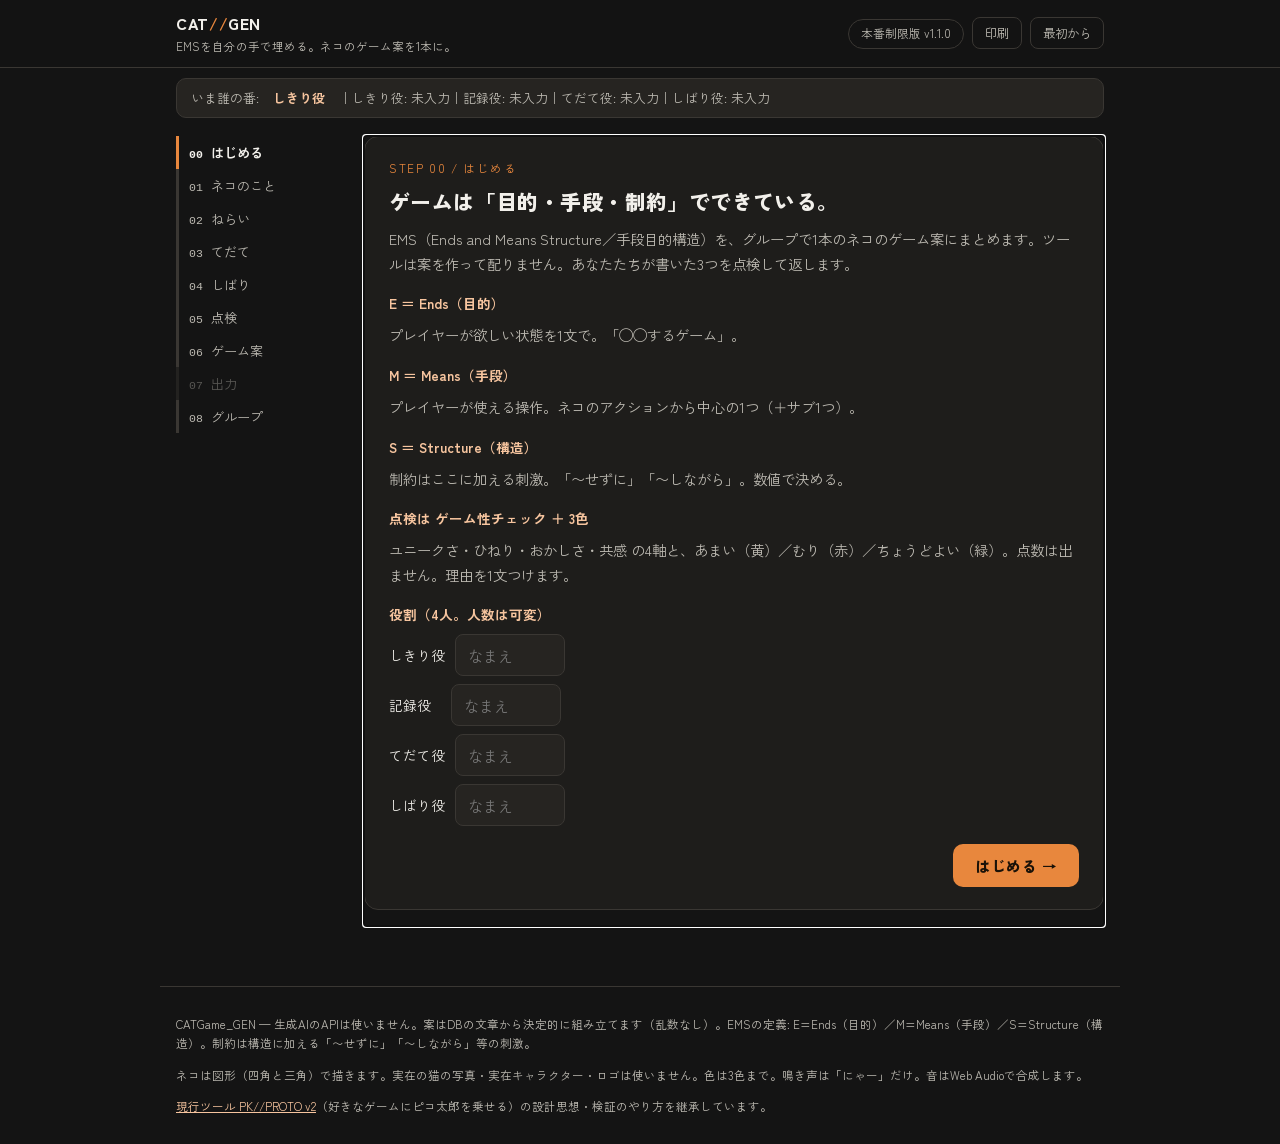
<file: index.html>
<!DOCTYPE html>
<html lang="ja">
<head>
<meta charset="UTF-8">
<meta name="viewport" content="width=device-width,initial-scale=1.0">
<title>CATGame_GEN — 本番制限版 v1.1.0</title>
<meta name="description" content="EMS（Ends and Means Structure／手段目的構造）を高校生が自分の手で埋めて、ネコテーマのゲーム案を1本にまとめる演習ツール。生成AIのAPIは使いません。">
<meta name="theme-color" content="#141414">
<link rel="preconnect" href="https://fonts.googleapis.com">
<link rel="preconnect" href="https://fonts.gstatic.com" crossorigin>
<link href="https://fonts.googleapis.com/css2?family=Zen+Kaku+Gothic+New:wght@400;500;700;900&display=swap" rel="stylesheet">
<link rel="stylesheet" href="assets/v1/style.css">
</head>
<body>

<header class="bar">
  <div class="bar-in">
    <a class="wordmark" href="#" aria-label="最初に戻る">
      <span class="wm-main">CAT<span class="slash">//</span>GEN</span>
      <span class="wm-sub">EMSを自分の手で埋める。ネコのゲーム案を1本に。</span>
    </a>
    <div class="bar-right">
      <details class="verbox" id="verBox">
        <!-- 版の名前はHTMLに直接書く（JSで書き換えない）。GitHub Pages はJSに
             max-age=600 を返すため、push直後は古いapp.jsが動く。ここがHTMLなら、
             HTMLが新しければ必ず新しい版名が出る（PK//PROTOでの実測）。 -->
        <summary class="ver" id="verChip">本番制限版 v1.1.0</summary>
        <div class="verpanel" id="verPanel"><div class="vp-date">2026-11-01</div></div>
      </details>
      <button class="icon-btn" id="btnPrint" type="button" title="印刷 / PDF保存">印刷</button>
      <button class="icon-btn" id="btnRestart" type="button" title="最初からやり直す">最初から</button>
    </div>
  </div>
</header>

<div class="rolebar" id="rolebar"></div>

<div class="shell">
  <nav class="rail" id="rail" aria-label="進行状況"></nav>
  <main id="app" class="app" tabindex="-1"></main>
</div>

<footer class="foot">
  <p>CATGame_GEN — 生成AIのAPIは使いません。案はDBの文章から決定的に組み立てます（乱数なし）。EMSの定義: E=Ends（目的）／M=Means（手段）／S=Structure（構造）。制約は構造に加える「〜せずに」「〜しながら」等の刺激。</p>
  <p>ネコは図形（四角と三角）で描きます。実在の猫の写真・実在キャラクター・ロゴは使いません。色は3色まで。鳴き声は「にゃー」だけ。音はWeb Audioで合成します。</p>
  <p><a href="https://github.com/odatid/PikoTGame">現行ツール PK//PROTO v2</a>（好きなゲームにピコ太郎を乗せる）の設計思想・検証のやり方を継承しています。</p>
</footer>

<div class="toast" id="toast" role="status"></div>

<script src="assets/v1/data.js"></script>
<script src="assets/v1/judge.js"></script>
<script src="assets/v1/engine_code.js"></script>
<script src="assets/v1/catart.js"></script>
<script src="assets/v1/patterns.js"></script>
<script src="assets/v1/prompts.js"></script>
<script src="assets/v1/app.js"></script>
</body>
</html>
</file>
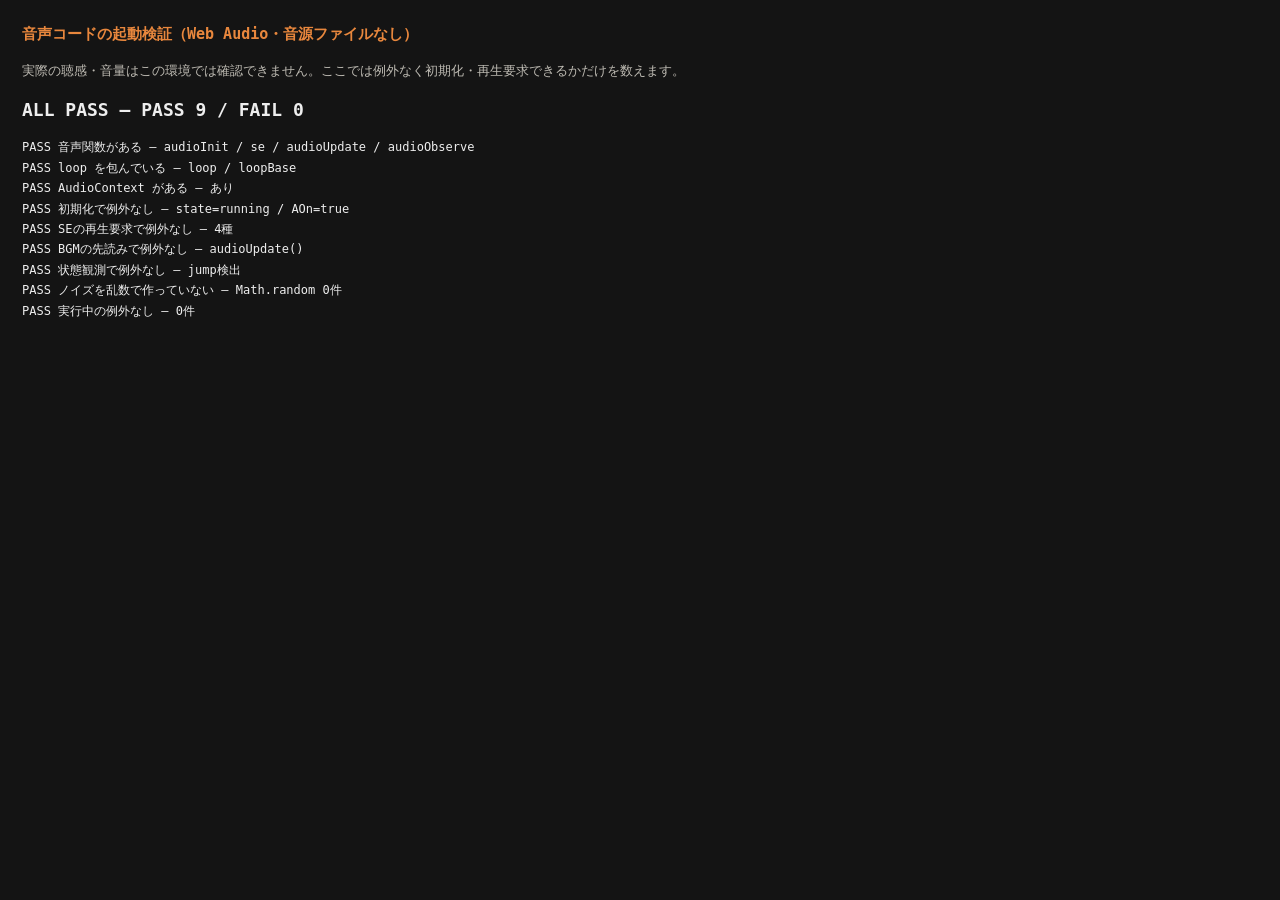
<file: tools/audio_check.html>
<!DOCTYPE html>
<html lang="ja">
<head>
<meta charset="UTF-8">
<title>音声コードの起動検証 — CATGame_GEN</title>
<style>
body{font-family:monospace;background:#141414;color:#eee;padding:14px;line-height:1.7}
h1{font-size:15px;color:#e8873d;margin:0 0 8px}
#sum{font-size:18px;font-weight:bold;margin:8px 0}
#out{white-space:pre-wrap;font-size:12px}
canvas{display:none}
</style>
</head>
<body>
<h1>音声コードの起動検証（Web Audio・音源ファイルなし）</h1>
<p style="font-size:.8rem;color:#bdbab2">実際の聴感・音量はこの環境では確認できません。ここでは例外なく初期化・再生要求できるかだけを数えます。</p>
<div id="sum">RUNNING</div>
<pre id="out"></pre>
<canvas id="game" width="960" height="540"></canvas>
<script src="../assets/v1/data.js"></script>
<script src="../assets/v1/engine_code.js"></script>
<script src="../assets/v1/catart.js"></script>
<script>
(function(){
'use strict';
var lines = [], pass = 0, fail = 0, errors = [];
function ok(name, cond, note){
  if(cond){ pass++; lines.push('PASS ' + name + (note ? ' — ' + note : '')); }
  else { fail++; lines.push('FAIL ' + name + (note ? ' — ' + note : '')); }
}
function inject(src){
  var s = document.createElement('script');
  s.textContent = src;
  document.body.appendChild(s);
}
window.onerror = function(msg){ errors.push(String(msg)); };
window.drawCat = CT.drawCat;
window.drawCatSide = CT.drawCatSide;
var core = CT.ENGINE.CORE_CODE
  .split('drawPico').join('drawCat')
  .split("drawCat(ctx, player.x + swayX(), player.y, 34, pose, player.sx, player.sy, 1)")
  .join("drawCat(ctx, player.x + swayX(), player.y, 34, pose, player.sx, player.sy, 1, 'shima')");
inject(core);
inject(CT.ENGINE.AUDIO_CODE);

setTimeout(function(){
  ok('音声関数がある', typeof audioInit === 'function' && typeof se === 'function'
     && typeof audioUpdate === 'function' && typeof audioObserve === 'function',
     'audioInit / se / audioUpdate / audioObserve');
  ok('loop を包んでいる', typeof loop === 'function' && typeof loopBase === 'function', 'loop / loopBase');
  var AC = window.AudioContext || window.webkitAudioContext;
  ok('AudioContext がある', !!AC, AC ? 'あり' : 'なし（この環境では音を出せない）');
  if(AC && typeof audioInit === 'function'){
    try{ audioInit(); ok('初期化で例外なし', true, AB ? ('state=' + AB.state + ' / AOn=' + AOn) : 'AB=null'); }
    catch(e){ ok('初期化で例外なし', false, e.message); }
    try{ se('jump'); se('land'); se('score'); se('fail'); ok('SEの再生要求で例外なし', true, '4種'); }
    catch(e){ ok('SEの再生要求で例外なし', false, e.message); }
    try{ audioUpdate(); ok('BGMの先読みで例外なし', true, 'audioUpdate()'); }
    catch(e){ ok('BGMの先読みで例外なし', false, e.message); }
    try{ startGame(); player.vy = -700; audioObserve(); ok('状態観測で例外なし', true, 'jump検出'); }
    catch(e){ ok('状態観測で例外なし', false, e.message); }
    ok('ノイズを乱数で作っていない', CT.ENGINE.AUDIO_CODE.indexOf('Math.random') < 0, 'Math.random 0件');
  } else {
    ok('初期化で例外なし', true, 'AudioContext なしのためスキップ');
    ok('SEの再生要求で例外なし', true, 'スキップ');
    ok('BGMの先読みで例外なし', true, 'スキップ');
    ok('状態観測で例外なし', true, 'スキップ');
    ok('ノイズを乱数で作っていない', CT.ENGINE.AUDIO_CODE.indexOf('Math.random') < 0, 'Math.random 0件');
  }
  ok('実行中の例外なし', errors.length === 0, errors.join(' / ') || '0件');
  document.getElementById('sum').textContent = (fail === 0 ? 'ALL PASS' : 'FAILあり') + ' — PASS ' + pass + ' / FAIL ' + fail;
  document.getElementById('out').textContent = lines.join('\n');
  window.__AUDIO_CHECK__ = {pass:pass, fail:fail, lines:lines};
}, 100);
})();
</script>
</body>
</html>
</file>
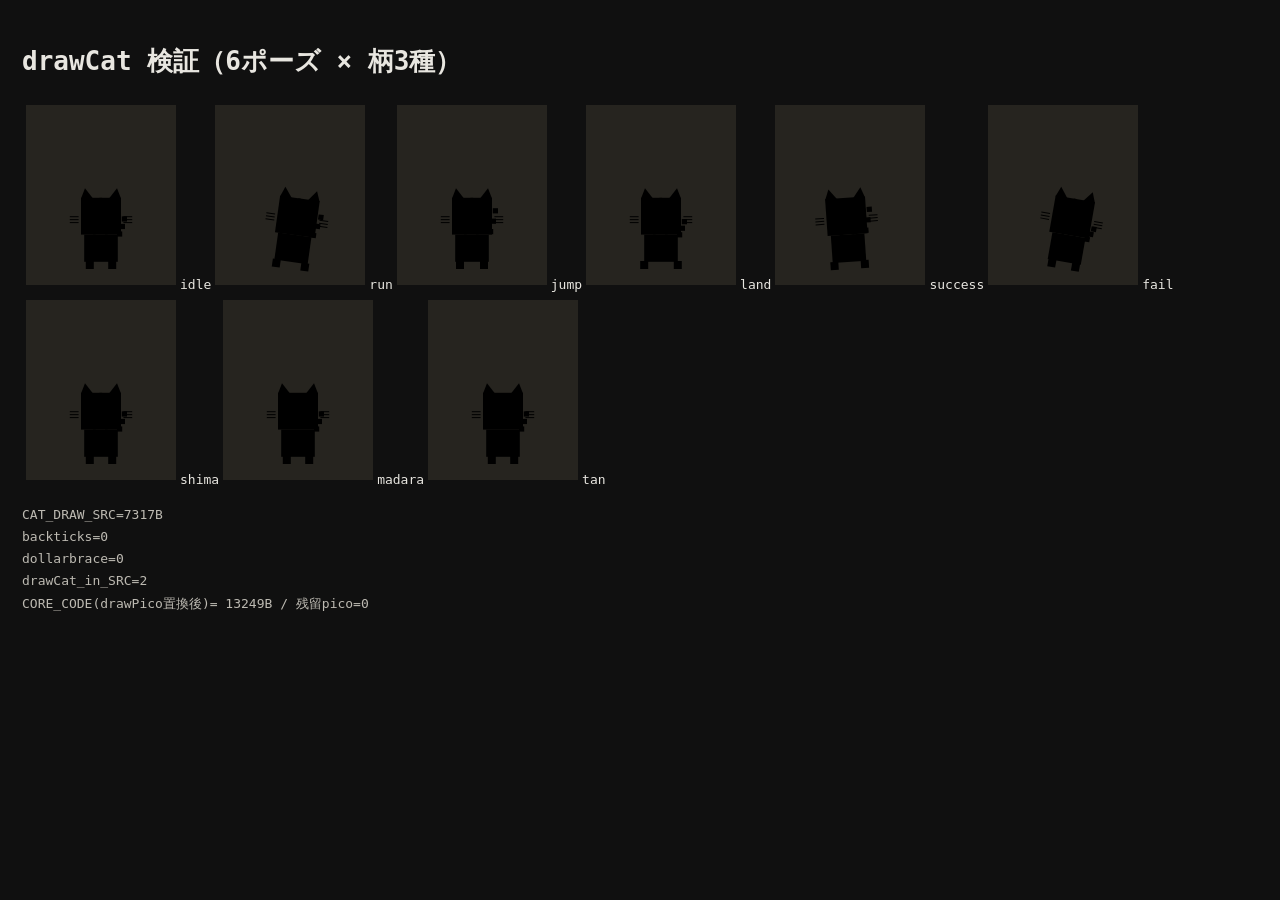
<file: tools/cat_draw_check.html>
<!DOCTYPE html>
<html lang="ja">
<head>
<meta charset="UTF-8">
<title>猫の描画 検証ページ v0.2.0</title>
<style>body{font:13px/1.7 monospace;background:#101010;color:#e8e6e0;padding:14px}canvas{background:#26241f;margin:4px}pre{color:#bdbab2}</style>
</head>
<body>
<h1>drawCat 検証（6ポーズ × 柄3種）</h1>
<div id="row1"></div>
<div id="row2"></div>
<pre id="out"></pre>
<script src="../assets/v1/data.js"></script>
<script src="../assets/v1/judge.js"></script>
<script src="../assets/v1/engine_code.js"></script>
<script src="../assets/v1/catart.js"></script>
<script src="../assets/v1/prompts.js"></script>
<script>
window.addEventListener('load', function(){
'use strict';
var poses = ['idle','run','jump','land','success','fail'];
var r1 = document.getElementById('row1');
poses.forEach(function(p){
  var cv = document.createElement('canvas'); cv.width=150; cv.height=180;
  var ctx = cv.getContext('2d'); CT.drawCat(ctx, 75, 164, 40, p, 1, 1, 1, {mode:'shima'});
  var lbl = document.createElement('span'); lbl.textContent = p;
  var box = document.createElement('span'); box.style.display='inline-block'; box.style.textAlign='center';
  box.appendChild(cv); box.appendChild(lbl); r1.appendChild(box);
});
var r2 = document.getElementById('row2');
['shima','madara','tan'].forEach(function(m){
  var cv = document.createElement('canvas'); cv.width=150; cv.height=180;
  var ctx = cv.getContext('2d'); CT.drawCat(ctx, 75, 164, 40, 'idle', 1, 1, 1, {mode:m});
  var lbl = document.createElement('span'); lbl.textContent = m;
  var box = document.createElement('span'); box.style.display='inline-block'; box.style.textAlign='center';
  box.appendChild(cv); box.appendChild(lbl); r2.appendChild(box);
});
/* 罠検査: 同梱するCAT_DRAW_SRCの中身 */
var L = [];
L.push('CAT_DRAW_SRC=' + CT.CAT_DRAW_SRC.length + 'B');
L.push('backticks=' + (CT.CAT_DRAW_SRC.split('`').length - 1));
L.push('dollarbrace=' + ((CT.CAT_DRAW_SRC.match(/\$\{/g)||[]).length));
L.push('drawCat_in_SRC=' + ((CT.CAT_DRAW_SRC.match(/drawCat/g)||[]).length));
L.push('CORE_CODE(drawPico置換後)= ' + CT.ENGINE.CORE_CODE.split('drawPico').join('drawCat').length + 'B / 残留pico=' + (CT.ENGINE.CORE_CODE.split('drawPico').join('drawCat').match(/[Pp]ico/g)||[]).length);
document.getElementById('out').textContent = L.join('\n');
});
</script>
</body>
</html>
</file>
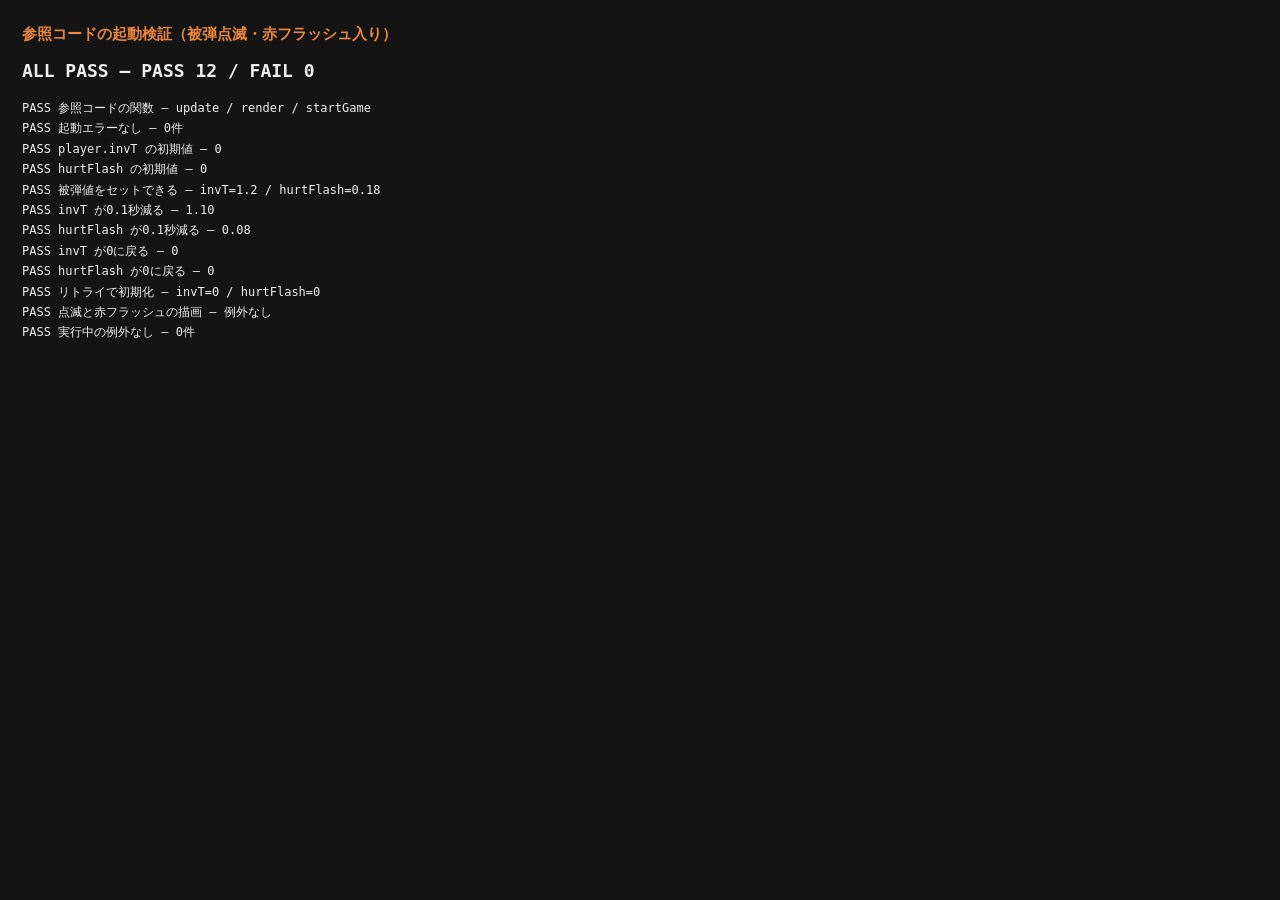
<file: tools/engine_check.html>
<!DOCTYPE html>
<html lang="ja">
<head>
<meta charset="UTF-8">
<title>参照コードの起動検証 — CATGame_GEN</title>
<style>
body{font-family:monospace;background:#141414;color:#eee;padding:14px;line-height:1.7}
h1{font-size:15px;color:#e8873d;margin:0 0 8px}
#sum{font-size:18px;font-weight:bold;margin:8px 0}
#out{white-space:pre-wrap;font-size:12px}
canvas{display:none}
</style>
</head>
<body>
<h1>参照コードの起動検証（被弾点滅・赤フラッシュ入り）</h1>
<div id="sum">RUNNING</div>
<pre id="out"></pre>
<canvas id="game" width="960" height="540"></canvas>
<script src="../assets/v1/data.js"></script>
<script src="../assets/v1/engine_code.js"></script>
<script src="../assets/v1/catart.js"></script>
<script>
(function(){
'use strict';
var lines = [], pass = 0, fail = 0, errors = [];
function ok(name, cond, note){
  if(cond){ pass++; lines.push('PASS ' + name + (note ? ' — ' + note : '')); }
  else { fail++; lines.push('FAIL ' + name + (note ? ' — ' + note : '')); }
}
function inject(src){
  var s = document.createElement('script');
  s.textContent = src;
  document.body.appendChild(s);
}
window.onerror = function(msg){ errors.push(String(msg)); };

window.drawCat = CT.drawCat;
window.drawCatSide = CT.drawCatSide;
var core = CT.ENGINE.CORE_CODE
  .split('drawPico').join('drawCat')
  .split("drawCat(ctx, player.x + swayX(), player.y, 34, pose, player.sx, player.sy, 1)")
  .join("drawCat(ctx, player.x + swayX(), player.y, 34, pose, player.sx, player.sy, 1, 'shima')");
inject(core);

setTimeout(function(){
  ok('参照コードの関数', typeof update === 'function' && typeof render === 'function' && typeof startGame === 'function', 'update / render / startGame');
  ok('起動エラーなし', errors.length === 0, errors.join(' / ') || '0件');
  ok('player.invT の初期値', typeof player !== 'undefined' && player.invT === 0, typeof player === 'undefined' ? 'player なし' : String(player.invT));
  ok('hurtFlash の初期値', typeof hurtFlash !== 'undefined' && hurtFlash === 0, typeof hurtFlash === 'undefined' ? 'hurtFlash なし' : String(hurtFlash));

  startGame();
  player.invT = 1.2; hurtFlash = 0.18;
  ok('被弾値をセットできる', player.invT === 1.2 && hurtFlash === 0.18, 'invT=1.2 / hurtFlash=0.18');
  update(0.1);
  ok('invT が0.1秒減る', Math.abs(player.invT - 1.1) < 0.02, player.invT.toFixed(2));
  ok('hurtFlash が0.1秒減る', Math.abs(hurtFlash - 0.08) < 0.02, hurtFlash.toFixed(2));
  update(1.2);
  ok('invT が0に戻る', player.invT === 0, String(player.invT));
  ok('hurtFlash が0に戻る', hurtFlash === 0, String(hurtFlash));

  startGame();
  ok('リトライで初期化', player.invT === 0 && hurtFlash === 0, 'invT=0 / hurtFlash=0');
  player.invT = 0.05; hurtFlash = 0.1;
  try{ render(); renderPlayScreen(); ok('点滅と赤フラッシュの描画', true, '例外なし'); }
  catch(e){ ok('点滅と赤フラッシュの描画', false, e.message); }
  ok('実行中の例外なし', errors.length === 0, errors.join(' / ') || '0件');

  document.getElementById('sum').textContent = (fail === 0 ? 'ALL PASS' : 'FAILあり') + ' — PASS ' + pass + ' / FAIL ' + fail;
  document.getElementById('out').textContent = lines.join('\n');
  window.__ENGINE_CHECK__ = {pass:pass, fail:fail, lines:lines};
}, 50);
})();
</script>
</body>
</html>
</file>
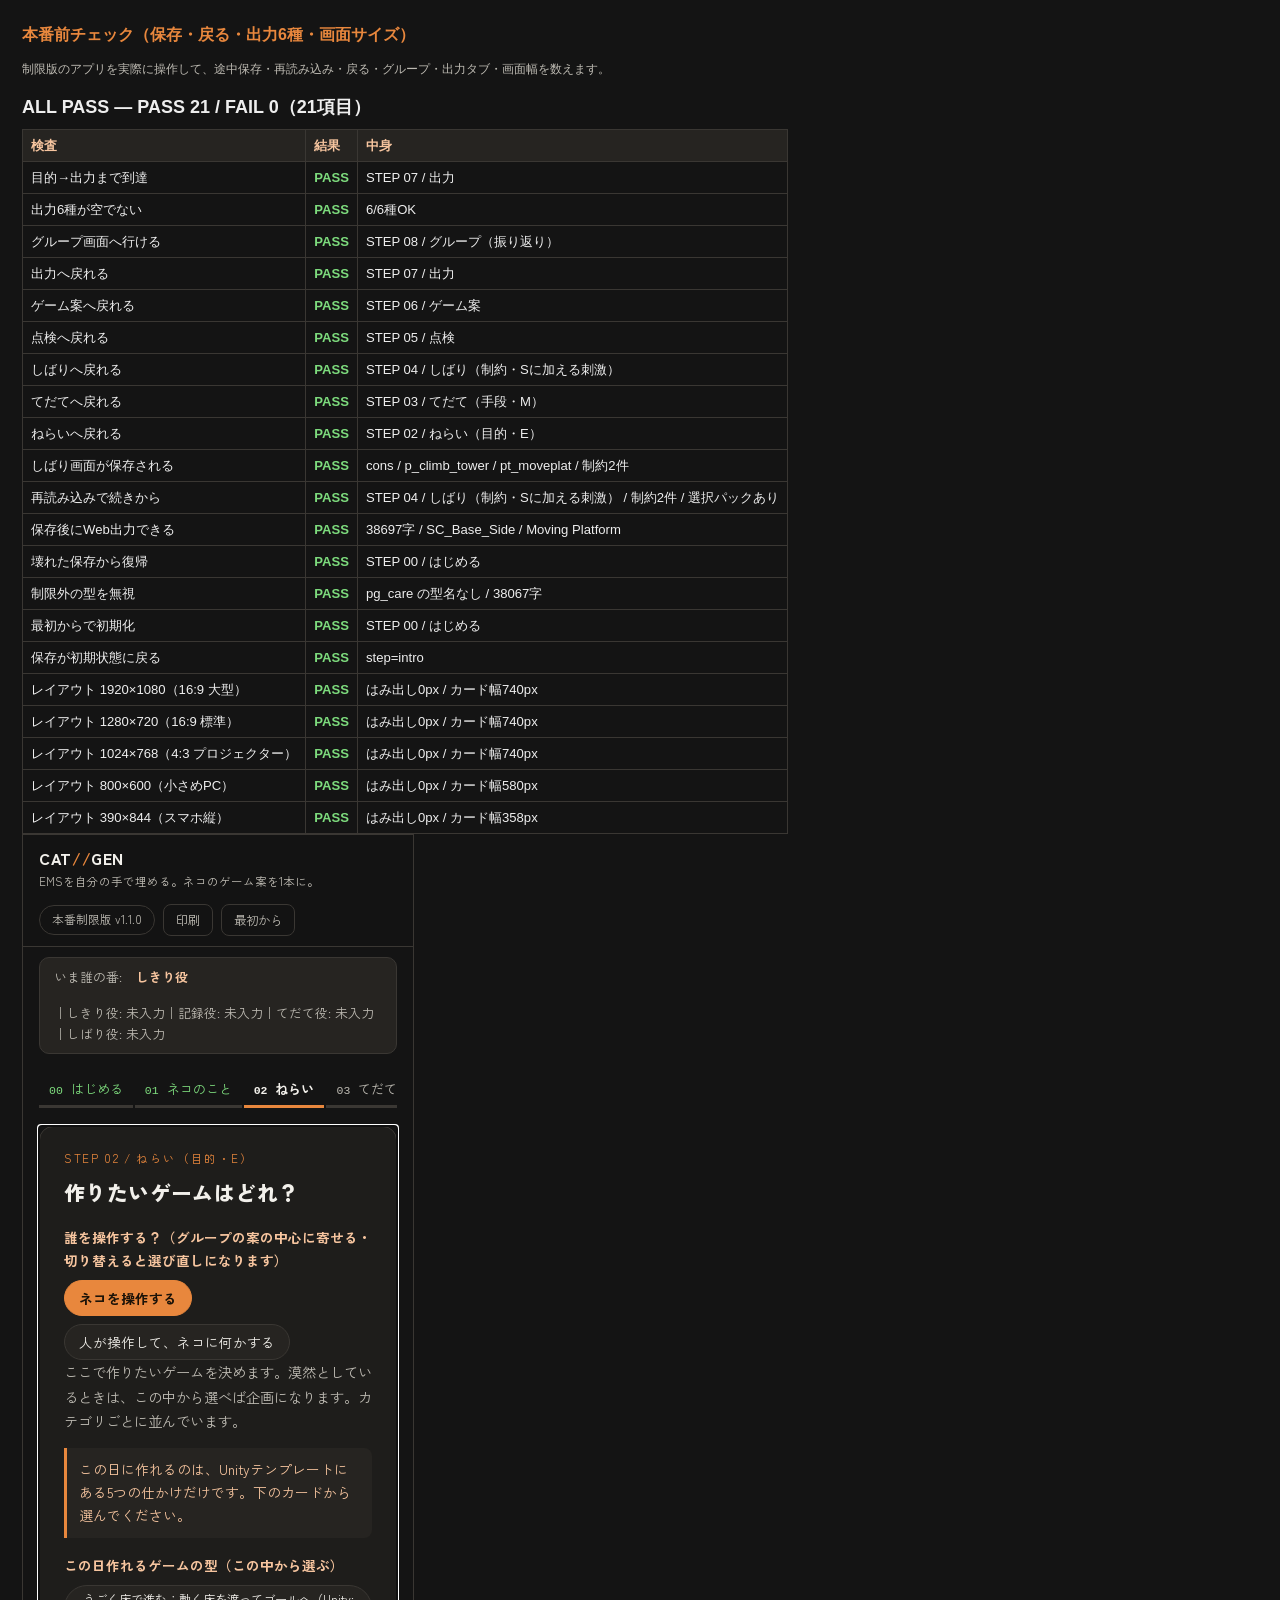
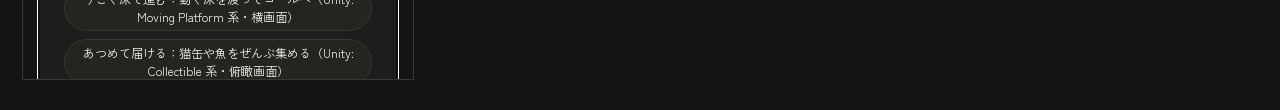
<file: tools/final_check.html>
<!DOCTYPE html>
<html lang="ja">
<head>
<meta charset="UTF-8">
<title>本番前チェック — 保存・戻る・出力・画面サイズ</title>
<style>
body{font-family:"Zen Kaku Gothic New","Yu Gothic",sans-serif;background:#141414;color:#eee;padding:14px;line-height:1.6}
h1{font-size:16px;margin:0 0 6px;color:#e8873d}
#sum{font-size:18px;font-weight:bold;margin:8px 0}
table{border-collapse:collapse;font-size:.82rem;margin-top:6px}
th,td{border:1px solid #3a3733;padding:5px 8px;text-align:left;vertical-align:top}
th{background:#262421;color:#f7c59f}
.p{color:#7ddb7d;font-weight:bold}.f{color:#ff7d7d;font-weight:bold}
.small{color:#bdbab2;font-size:.78rem}
#json{display:none}
</style>
</head>
<body>
<h1>本番前チェック（保存・戻る・出力6種・画面サイズ）</h1>
<p class="small">制限版のアプリを実際に操作して、途中保存・再読み込み・戻る・グループ・出力タブ・画面幅を数えます。</p>
<div id="sum">RUNNING</div>
<table id="tbl"><thead><tr><th>検査</th><th>結果</th><th>中身</th></tr></thead><tbody></tbody></table>
<pre id="json"></pre>
<iframe id="f" src="../index.html" style="width:1280px;height:900px;border:1px solid #3a3733"></iframe>
<script>
(function(){
'use strict';
var lines = [], pass = 0, fail = 0;
function ok(name, cond, note){
  if(cond){ pass++; lines.push({ok:true, name:name, note:note||''}); }
  else { fail++; lines.push({ok:false, name:name, note:note||''}); }
}
var f = document.getElementById('f');
function waitLoad(){
  return new Promise(function(res){
    var done = false;
    function go(){ if(done) return; done = true; f.removeEventListener('load', go); res(); }
    f.addEventListener('load', go);
  });
}
function doc(){ return f.contentDocument; }
function q(sel){ return doc().querySelector(sel); }
function click(sel){
  var el = q(sel);
  if(!el){ throw new Error('ボタンが見つからない: ' + sel); }
  el.click();
}
function text(sel){ var el = q(sel); return el ? el.textContent : ''; }
function eyebrow(){ return text('.eyebrow'); }
async function reload(){
  var p = waitLoad();
  f.contentWindow.location.reload();
  await p;
}
async function setState(st){
  f.contentWindow.localStorage.setItem('catgame.v1', JSON.stringify(st));
  await reload();
}
async function toPurpose(){
  await setState({step:'purpose'});
}
async function fullFlow(genre, action, pack, pages){
  await toPurpose();
  click('[data-genre="' + genre + '"]');
  click('[data-pick="action"][data-id="' + action + '"]');
  click('[data-variant="0"]');
  click('[data-go="cons"]');
  for(var i=0;i<(pages||1);i++){ click('[data-packpage]'); }
  click('[data-pack="' + pack + '"]');
  click('[data-go="check"]');
  if(q('[data-emsok]')){ click('[data-emsok]'); }
  click('[data-go="plan"]');
  click('[data-go="out"]');
}
function readOut(){ var el = q('pre.out'); return el ? el.textContent : ''; }

(async function(){
  try{
    /* 1. 5仕かけの通し（代表として移動型で保存・戻る・出力を確認） */
    await fullFlow('gh_kit_move', 'a_climb', 'pk_timeob', 1);
    ok('目的→出力まで到達', eyebrow().indexOf('STEP 07') >= 0, eyebrow());

    /* 2. 出力6種 */
    var tabs = ['plan','image','assets','web','unity','proposal'];
    var tabBad = [];
    tabs.forEach(function(t){
      click('[data-tab="' + t + '"]');
      var s = readOut();
      if(s.length < 20 || /undefined|NaN/.test(s)){ tabBad.push(t); }
    });
    ok('出力6種が空でない', tabBad.length === 0, tabBad.join(',') || '6/6種OK');

    /* 3. グループ画面と戻る */
    click('[data-go="group"]');
    ok('グループ画面へ行ける', eyebrow().indexOf('STEP 08') >= 0, eyebrow());
    click('[data-go="out"]');
    ok('出力へ戻れる', eyebrow().indexOf('STEP 07') >= 0, eyebrow());
    click('[data-go="plan"]');
    ok('ゲーム案へ戻れる', eyebrow().indexOf('STEP 06') >= 0, eyebrow());
    click('[data-go="check"]');
    ok('点検へ戻れる', eyebrow().indexOf('STEP 05') >= 0, eyebrow());
    click('[data-go="cons"]');
    ok('しばりへ戻れる', eyebrow().indexOf('STEP 04') >= 0, eyebrow());
    click('[data-go="action"]');
    ok('てだてへ戻れる', eyebrow().indexOf('STEP 03') >= 0, eyebrow());
    click('[data-go="purpose"]');
    ok('ねらいへ戻れる', eyebrow().indexOf('STEP 02') >= 0, eyebrow());

    /* 4. 途中保存 → 再読み込み */
    await toPurpose();
    click('[data-genre="gh_kit_move"]');
    click('[data-pick="action"][data-id="a_climb"]');
    click('[data-variant="0"]');
    click('[data-go="cons"]');
    click('[data-packpage]');
    click('[data-pack="pk_timeob"]');
    var savedRaw = f.contentWindow.localStorage.getItem('catgame.v1');
    var saved = null;
    try{ saved = JSON.parse(savedRaw); }catch(e){}
    ok('しばり画面が保存される', saved && saved.step === 'cons' && saved.purpose === 'p_climb_tower' && saved.pattern === 'pt_moveplat',
       saved ? (saved.step + ' / ' + saved.purpose + ' / ' + saved.pattern + ' / 制約' + (saved.cons||[]).length + '件') : '保存なし');
    await reload();
    var rows = doc().querySelectorAll('.cons-row').length;
    var packOn = doc().querySelector('[data-pack].on');
    ok('再読み込みで続きから', eyebrow().indexOf('STEP 04') >= 0 && rows === 2,
       eyebrow() + ' / 制約' + rows + '件 / 選択パック' + (packOn ? 'あり' : 'なし'));
    click('[data-go="check"]');
    if(q('[data-emsok]')){ click('[data-emsok]'); }
    click('[data-go="plan"]');
    click('[data-go="out"]');
    click('[data-tab="web"]');
    var web = readOut();
    ok('保存後にWeb出力できる', web.indexOf('SC_Base_Side') >= 0 && web.indexOf('Moving Platform') >= 0,
       web.length + '字 / SC_Base_Side / Moving Platform');

    /* 5. 壊れた保存データから復帰 */
    f.contentWindow.localStorage.setItem('catgame.v1', 'not json');
    await reload();
    ok('壊れた保存から復帰', eyebrow().indexOf('STEP 00') >= 0 && eyebrow().indexOf('表示エラー') < 0, eyebrow());

    /* 6. 制限外の型は使わない */
    await setState({step:'out', tab:'web', subject:'sub_cat', purpose:'p_care_lap', action:'a_sun', variant:0,
      pattern:'pg_care', cons:[{id:'c_time',num:30}],
      profile:{good:['good_heal'], bad:['bad_vacuum'], feat:['feat_lap'], target:['tg_heal'], other:{}}});
    click('[data-tab="web"]');
    var guarded = readOut();
    ok('制限外の型を無視', guarded.indexOf('いやす型') < 0 && guarded.indexOf('システム詳細') < 0,
       'pg_care の型名なし / ' + guarded.length + '字');

    /* 7. 最初から（保存を消す） */
    await toPurpose();
    f.contentWindow.confirm = function(){ return true; };
    click('#btnRestart');
    ok('最初からで初期化', eyebrow().indexOf('STEP 00') >= 0, eyebrow());
    var resetRaw = f.contentWindow.localStorage.getItem('catgame.v1');
    var resetSt = null;
    try{ resetSt = JSON.parse(resetRaw); }catch(e){}
    ok('保存が初期状態に戻る', !resetRaw || (resetSt && resetSt.step === 'intro'),
       resetRaw ? ('step=' + (resetSt && resetSt.step)) : '保存なし');

    /* 8. 画面サイズ（プロジェクター・PC・スマホ） */
    await toPurpose();
    var sizes = [
      [1920,1080,'16:9 大型'],
      [1280,720,'16:9 標準'],
      [1024,768,'4:3 プロジェクター'],
      [800,600,'小さめPC'],
      [390,844,'スマホ縦']
    ];
    for(var i=0;i<sizes.length;i++){
      var w = sizes[i][0], h = sizes[i][1], label = sizes[i][2];
      f.style.width = w + 'px'; f.style.height = h + 'px';
      await new Promise(function(res){ setTimeout(res, 120); });
      var d = f.contentDocument.documentElement;
      var overflow = d.scrollWidth - d.clientWidth;
      var card = d.querySelector('.card');
      var rect = card ? card.getBoundingClientRect() : null;
      ok('レイアウト ' + w + '×' + h + '（' + label + '）',
         overflow <= 2 && rect && rect.left >= -1 && rect.right <= w + 1,
         'はみ出し' + overflow + 'px / カード幅' + (rect ? Math.round(rect.width) : 0) + 'px');
    }

    var tbody = document.querySelector('#tbl tbody');
    lines.forEach(function(r){
      var tr = document.createElement('tr');
      tr.innerHTML = '<td>'+r.name+'</td><td class="'+(r.ok?'p':'f')+'">'+(r.ok?'PASS':'FAIL')+'</td><td>'+r.note+'</td>';
      tbody.appendChild(tr);
    });
    document.getElementById('sum').textContent = (fail === 0 ? 'ALL PASS' : 'FAILあり') +
      ' — PASS ' + pass + ' / FAIL ' + fail + '（' + (pass+fail) + '項目）';
    document.getElementById('json').textContent = JSON.stringify({pass:pass, fail:fail, lines:lines});
    window.__FINAL_CHECK__ = {pass:pass, fail:fail};
  }catch(e){
    document.getElementById('sum').textContent = 'ERROR — ' + e.message;
    document.getElementById('json').textContent = JSON.stringify({pass:pass, fail:fail, error:e.message, lines:lines});
  }
})();
})();
</script>
</body>
</html>
</file>
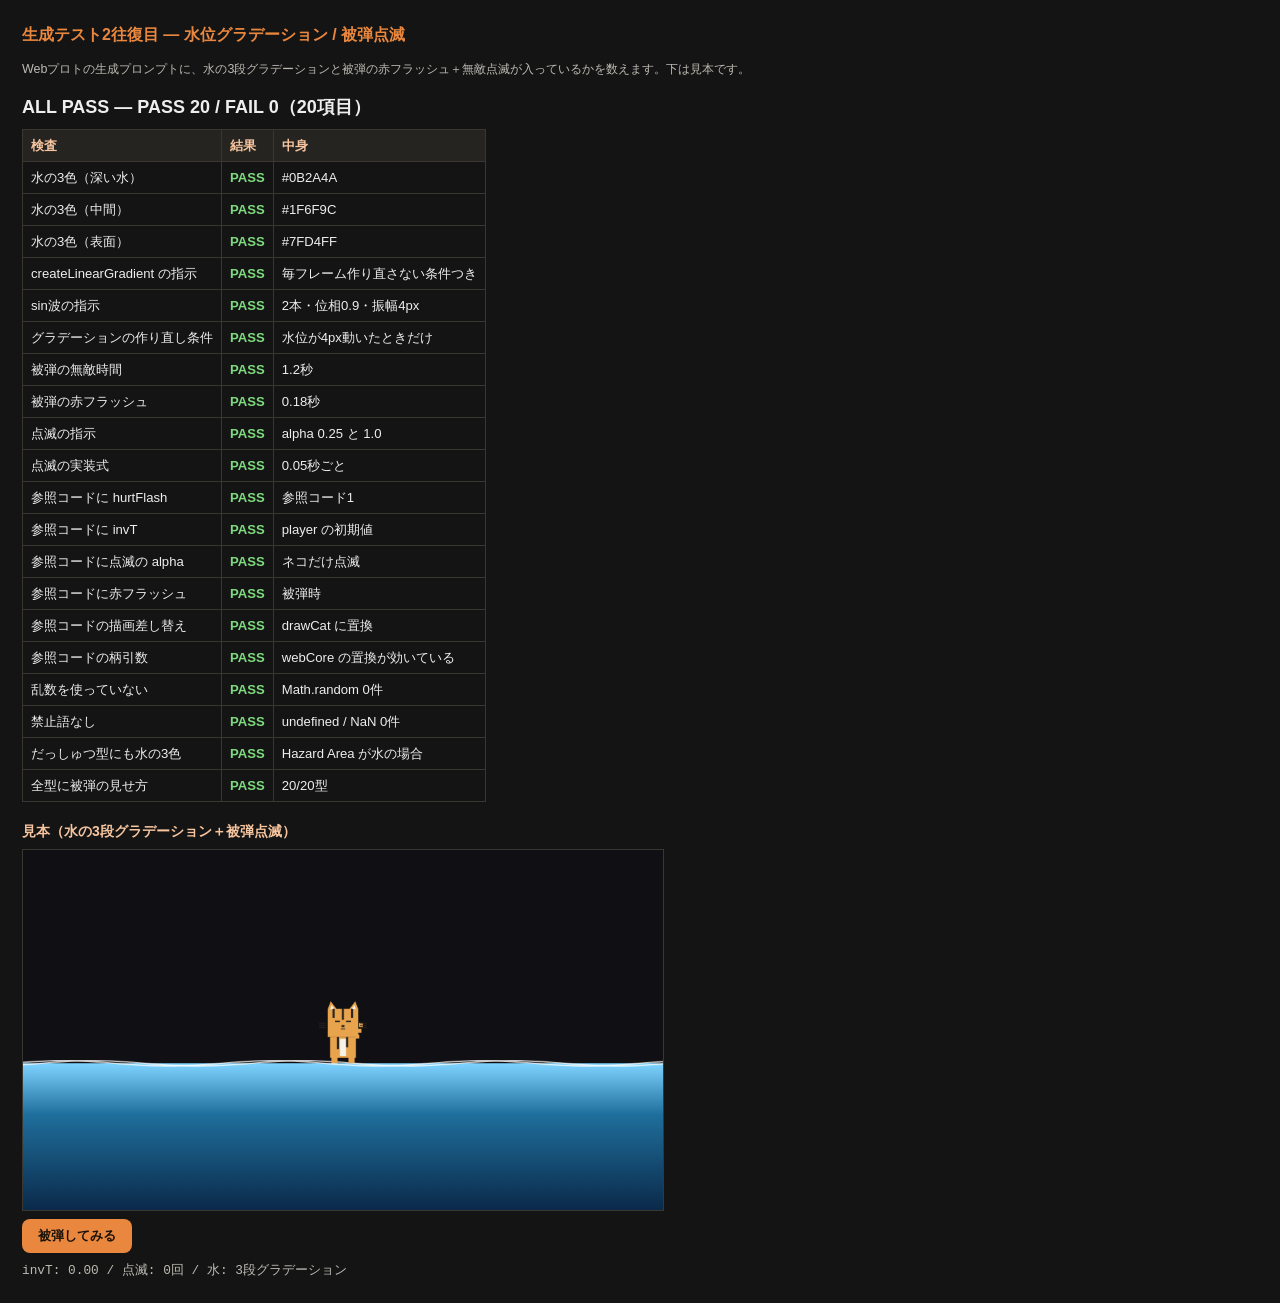
<file: tools/generation_check.html>
<!DOCTYPE html>
<html lang="ja">
<head>
<meta charset="UTF-8">
<title>生成テスト2往復目 — 水位グラデーション / 被弾点滅</title>
<style>
body{font-family:"Zen Kaku Gothic New","Yu Gothic",sans-serif;background:#141414;color:#eee;padding:14px;line-height:1.6}
h1{font-size:16px;margin:0 0 6px;color:#e8873d}
h2{font-size:14px;margin:18px 0 6px;color:#f7c59f}
#sum{font-size:18px;font-weight:bold;margin:8px 0}
table{border-collapse:collapse;font-size:.82rem;margin-top:6px}
th,td{border:1px solid #3a3733;padding:5px 8px;text-align:left}
th{background:#262421;color:#f7c59f}
.p{color:#7ddb7d;font-weight:bold}.f{color:#ff7d7d;font-weight:bold}
.small{color:#bdbab2;font-size:.78rem}
canvas{display:block;background:#101014;border:1px solid #3a3733;width:640px;height:360px}
button{background:#e8873d;color:#1a1208;border:0;border-radius:8px;padding:8px 16px;font-weight:bold;cursor:pointer;margin:8px 0}
#stat{font-family:monospace;font-size:.8rem;color:#bdbab2}
#json{display:none}
</style>
</head>
<body>
<h1>生成テスト2往復目 — 水位グラデーション / 被弾点滅</h1>
<p class="small">Webプロトの生成プロンプトに、水の3段グラデーションと被弾の赤フラッシュ＋無敵点滅が入っているかを数えます。下は見本です。</p>
<div id="sum">RUNNING</div>
<table id="tbl"><thead><tr><th>検査</th><th>結果</th><th>中身</th></tr></thead><tbody></tbody></table>

<h2>見本（水の3段グラデーション＋被弾点滅）</h2>
<canvas id="cv" width="960" height="540"></canvas>
<button id="hit" type="button">被弾してみる</button>
<div id="stat">invT: 0.00 / 点滅: 0回</div>

<pre id="json"></pre>
<script src="../assets/v1/data.js"></script>
<script src="../assets/v1/engine_code.js"></script>
<script src="../assets/v1/catart.js"></script>
<script src="../assets/v1/patterns.js"></script>
<script src="../assets/v1/prompts.js"></script>
<script>
(function(){
'use strict';
var lines = [], pass = 0, fail = 0;
function ok(name, cond, note){
  if(cond){ pass++; lines.push({ok:true, name:name, note:note||''}); }
  else { fail++; lines.push({ok:false, name:name, note:note||''}); }
}
function has(s, t){ return s.indexOf(t) >= 0; }

var st = {
  subject:'sub_cat', purpose:'p_run_vac', action:'a_climb', variant:0,
  cons:[{id:'c_time',num:45},{id:'c_phys',num:2}],
  profile:{good:['good_climb'], bad:['bad_vacuum','bad_water'], feat:['feat_box'], target:['tg_cute']},
  pattern:'pg_run', dur:45
};
var out = CT.buildAll(st, null, []);
var web = out.web || '';

ok('水の3色（深い水）', has(web, '#0B2A4A'), '#0B2A4A');
ok('水の3色（中間）', has(web, '#1F6F9C'), '#1F6F9C');
ok('水の3色（表面）', has(web, '#7FD4FF'), '#7FD4FF');
ok('createLinearGradient の指示', has(web, 'createLinearGradient'), '毎フレーム作り直さない条件つき');
ok('sin波の指示', has(web, 'sin 波') || has(web, 'sin波'), '2本・位相0.9・振幅4px');
ok('グラデーションの作り直し条件', has(web, '4px以上'), '水位が4px動いたときだけ');
ok('被弾の無敵時間', has(web, 'player.invT = 1.2'), '1.2秒');
ok('被弾の赤フラッシュ', has(web, 'hurtFlash = 0.18'), '0.18秒');
ok('点滅の指示', has(web, '点滅6往復'), 'alpha 0.25 と 1.0');
ok('点滅の実装式', has(web, 'Math.floor(player.invT * 20)'), '0.05秒ごと');
ok('参照コードに hurtFlash', has(web, 'var hurtFlash = 0;'), '参照コード1');
ok('参照コードに invT', has(web, 'invT: 0'), 'player の初期値');
ok('参照コードに点滅の alpha', has(web, 'ctx.globalAlpha = catAlpha'), 'ネコだけ点滅');
ok('参照コードに赤フラッシュ', has(web, 'rgba(255,64,64'), '被弾時');
ok('参照コードの描画差し替え', has(web, 'drawCat(ctx, player.x + swayX()') && !has(web, 'drawPico('), 'drawCat に置換');
ok('参照コードの柄引数', has(web, "'shima')"), 'webCore の置換が効いている');
ok('乱数を使っていない', web.indexOf('Math.random') < 0, 'Math.random 0件');
ok('禁止語なし', !/undefined|NaN/.test(web), 'undefined / NaN 0件');

var st2 = JSON.parse(JSON.stringify(st));
st2.pattern = 'pt_escape';
var web2 = CT.buildAll(st2, null, []).web || '';
ok('だっしゅつ型にも水の3色', has(web2, '#0B2A4A') && has(web2, 'SC_Base_Vertical'), 'Hazard Area が水の場合');

var ids = Object.keys(CT.PATTERNS);
var damageMissing = ids.filter(function(id){
  var s = JSON.parse(JSON.stringify(st));
  s.pattern = id;
  var w = CT.buildAll(s, null, []).web || '';
  return w.indexOf('【被弾の見せ方') < 0;
});
ok('全型に被弾の見せ方', damageMissing.length === 0,
   damageMissing.length ? damageMissing.join(',') : ids.length + '/' + ids.length + '型');

var tbody = document.querySelector('#tbl tbody');
lines.forEach(function(r){
  var tr = document.createElement('tr');
  tr.innerHTML = '<td>'+r.name+'</td><td class="'+(r.ok?'p':'f')+'">'+(r.ok?'PASS':'FAIL')+'</td><td>'+r.note+'</td>';
  tbody.appendChild(tr);
});
document.getElementById('sum').textContent = (fail === 0 ? 'ALL PASS' : 'FAILあり') +
  ' — PASS ' + pass + ' / FAIL ' + fail + '（' + (pass+fail) + '項目）';
document.getElementById('json').textContent = JSON.stringify({pass:pass, fail:fail, lines:lines});
window.__GEN_CHECK__ = {pass:pass, fail:fail};

/* ---------------- 見本（水の3段グラデーション＋点滅） ---------------- */
var cv = document.getElementById('cv'), ctx = cv.getContext('2d');
var W = 960, H = 540, waterY = 320, t = 0, invT = 0, hurtFlash = 0, blinks = 0, lastOn = true;
if(location.search.indexOf('hit=1') >= 0){ invT = 1.2; hurtFlash = 0.18; }
function wave(y, phase){
  ctx.beginPath();
  for(var x=0; x<=W; x+=12){
    var yy = y + Math.sin(x*0.02 + t*2.2 + phase) * 4;
    if(x===0){ ctx.moveTo(x, yy); } else { ctx.lineTo(x, yy); }
  }
  ctx.stroke();
}
function draw(){
  t += 1/60;
  if(invT > 0){ invT = Math.max(0, invT - 1/60); }
  if(hurtFlash > 0){ hurtFlash = Math.max(0, hurtFlash - 1/60); }
  ctx.clearRect(0,0,W,H);
  ctx.fillStyle = '#101014'; ctx.fillRect(0,0,W,H);
  var g = ctx.createLinearGradient(0, waterY, 0, H);
  g.addColorStop(0, '#7FD4FF');
  g.addColorStop(0.35, '#1F6F9C');
  g.addColorStop(1, '#0B2A4A');
  ctx.fillStyle = g; ctx.fillRect(0, waterY, W, H - waterY);
  ctx.strokeStyle = 'rgba(255,255,255,0.75)'; ctx.lineWidth = 2;
  wave(waterY, 0); wave(waterY, 0.9);
  var alpha = (invT > 0 && Math.floor(invT * 20) % 2 === 0) ? 0.25 : 1;
  var on = alpha === 1;
  if(on !== lastOn){ blinks++; lastOn = on; }
  ctx.globalAlpha = alpha;
  CT.drawCat(ctx, 480, waterY, 46, 'idle', 1, 1, 1, 'shima');
  ctx.globalAlpha = 1;
  if(hurtFlash > 0){
    ctx.fillStyle = 'rgba(255,64,64,' + (hurtFlash / 0.18 * 0.35).toFixed(3) + ')';
    ctx.fillRect(0,0,W,H);
  }
  document.getElementById('stat').textContent =
    'invT: ' + invT.toFixed(2) + ' / 点滅: ' + blinks + '回 / 水: 3段グラデーション';
  requestAnimationFrame(draw);
}
document.getElementById('hit').addEventListener('click', function(){
  invT = 1.2; hurtFlash = 0.18; blinks = 0; lastOn = true;
});
requestAnimationFrame(draw);
})();
</script>
</body>
</html>
</file>
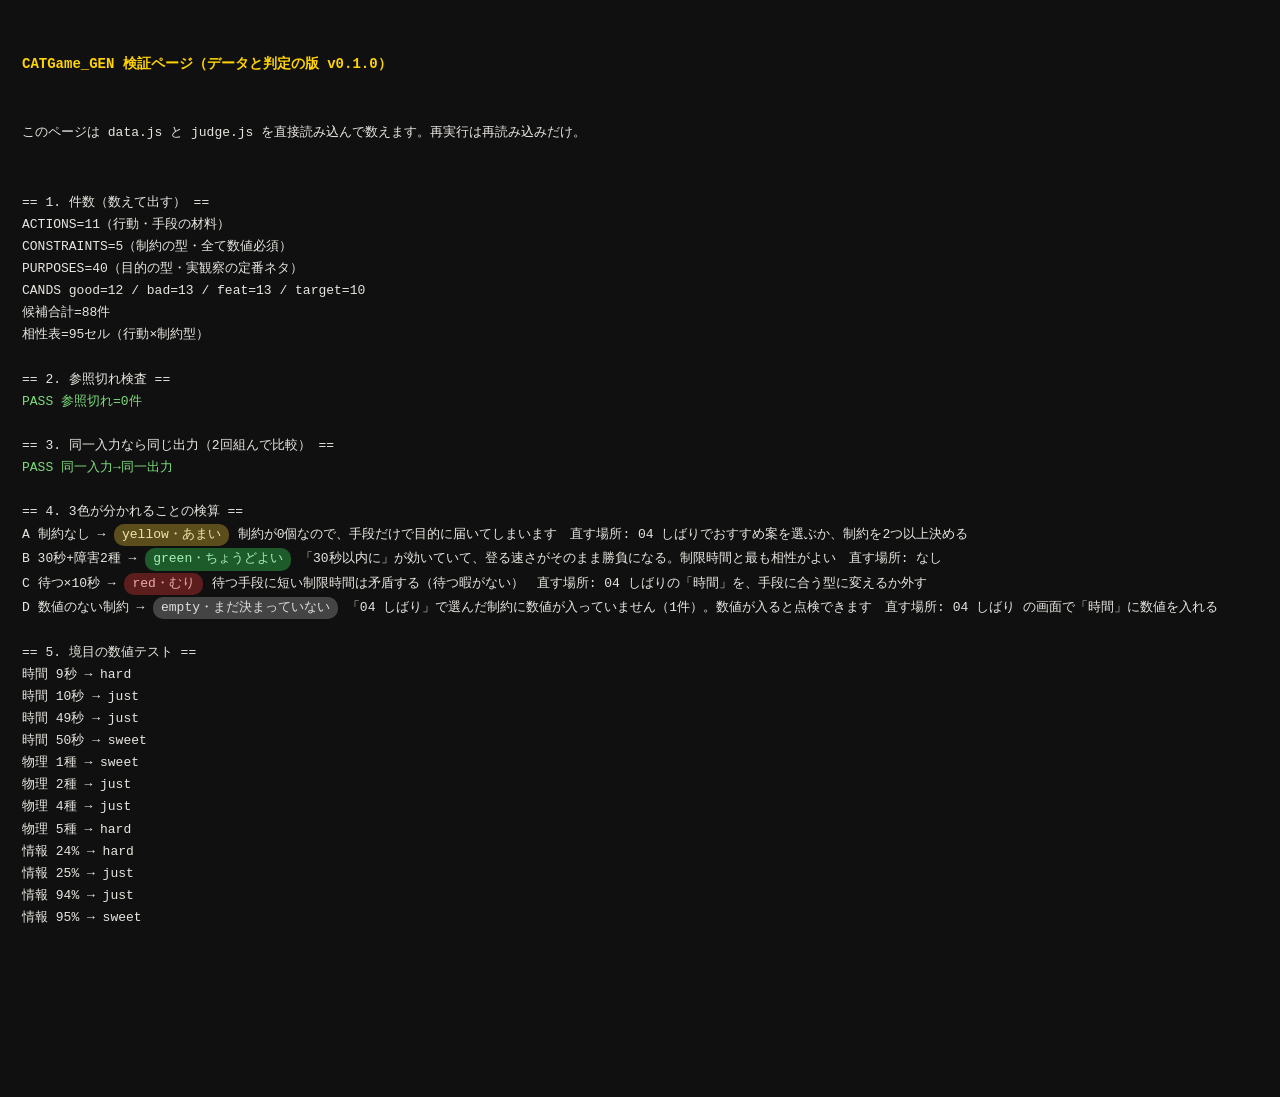
<file: tools/judge_check.html>
<!DOCTYPE html>
<html lang="ja">
<head>
<meta charset="UTF-8">
<title>検証ページ — データと判定の版 v0.1.0</title>
<style>
 body{font:13px/1.7 monospace;background:#101010;color:#e8e6e0;padding:14px;white-space:pre-wrap}
 h1{color:#ffd400;font-size:14px} .ok{color:#7ddb7d} .ng{color:#ff7d7d} .chip{display:inline-block;padding:0 8px;border-radius:10px;margin:1px}
 .green{background:#1d5c2a;color:#a8f0b8} .yellow{background:#5c4d1d;color:#f0e3a8} .red{background:#5c1d1d;color:#f0a8a8} .empty{background:#444;color:#ddd}
</style>
</head>
<body>
<h1>CATGame_GEN 検証ページ（データと判定の版 v0.1.0）</h1>
<p>このページは data.js と judge.js を直接読み込んで数えます。再実行は再読み込みだけ。</p>
<pre id="out">実行中...</pre>
<script src="../assets/v1/data.js"></script>
<script src="../assets/v1/judge.js"></script>
<script>
window.addEventListener('load', function(){
'use strict';
var L=[]; function log(s){ L.push(s); }
function chip(r){ var w=CT.JUDGE_WORDS[r.color]||{}; return '<span class="chip '+r.color+'">'+r.color+'・'+(w.word||r.verdict)+'</span>'; }

log('== 1. 件数（数えて出す） ==');
log('ACTIONS='+CT.ACTIONS.length+'（行動・手段の材料）');
log('CONSTRAINTS='+CT.CONSTRAINTS.length+'（制約の型・全て数値必須）');
log('PURPOSES='+CT.PURPOSES.length+'（目的の型・実観察の定番ネタ）');
log('CANDS good='+CT.CANDS.good.length+' / bad='+CT.CANDS.bad.length+' / feat='+CT.CANDS.feat.length+' / target='+CT.CANDS.target.length);
log('候補合計='+(CT.CANDS.good.length+CT.CANDS.bad.length+CT.CANDS.feat.length+CT.CANDS.target.length+CT.PURPOSES.length)+'件');
var fitCells=Object.keys(CT.FIT).reduce(function(a,k){ return a+Object.keys(CT.FIT[k]).length; },0);
log('相性表='+fitCells+'セル（行動×制約型）');

log('');
log('== 2. 参照切れ検査 ==');
var actIds=CT.ACTIONS.concat(CT.HUMAN_ACTIONS||[]).map(function(a){return a.id;}), conIds=CT.CONSTRAINTS.map(function(c){return c.id;}), broken=0;
Object.keys(CT.FIT).forEach(function(a){ if(actIds.indexOf(a)<0){ log('NG 迷子の行 '+a); broken++; }
  Object.keys(CT.FIT[a]).forEach(function(c){ if(conIds.indexOf(c)<0){ log('NG 迷子の列 '+c); broken++; } }); });
actIds.forEach(function(a){ if(!CT.FIT[a]){ log('NG 相性表に行がない '+a); broken++; } else{ conIds.forEach(function(c){ if(!CT.FIT[a][c]){ log('NG セル欠け '+a+'/'+c); broken++; } }); } });
log(broken===0 ? '<span class="ok">PASS 参照切れ=0件</span>' : '<span class="ng">FAIL 参照切れ='+broken+'件</span>');

log('');
log('== 3. 同一入力なら同じ出力（2回組んで比較） ==');
var st={purpose:'p_can',action:'a_climb',cons:[{id:'c_time',num:30},{id:'c_phys',num:2}]};
var same=JSON.stringify(CT.judge(st))===JSON.stringify(CT.judge(st));
log(same ? '<span class="ok">PASS 同一入力→同一出力</span>' : '<span class="ng">FAIL 出力が変わる（乱数が入っていないか確認）</span>');

log('');
log('== 4. 3色が分かれることの検算 ==');
var exs=[
 {name:'A 制約なし',       st:{action:'a_climb', cons:[]}},
 {name:'B 30秒+障害2種',   st:{action:'a_climb', cons:[{id:'c_time',num:30},{id:'c_phys',num:2}]}},
 {name:'C 待つ×10秒',      st:{action:'a_ambush', cons:[{id:'c_time',num:10}]}},
 {name:'D 数値のない制約', st:{action:'a_climb', cons:[{id:'c_time',num:''}]}}
];
exs.forEach(function(e){ var r=CT.judge(e.st); log(e.name+' → '+chip(r)+' '+r.reason+'　直す場所: '+(r.fixes[0]||'なし')); });

log('');
log('== 5. 境目の数値テスト ==');
[9,10,49,50].forEach(function(v){ log('時間 '+v+'秒 → '+CT.band('c_time',v)); });
[1,2,4,5].forEach(function(v){ log('物理 '+v+'種 → '+CT.band('c_phys',v)); });
[24,25,94,95].forEach(function(v){ log('情報 '+v+'% → '+CT.band('c_info',v)); });

document.getElementById('out').innerHTML=L.join('\n');
});
</script>
</body>
</html>
</file>
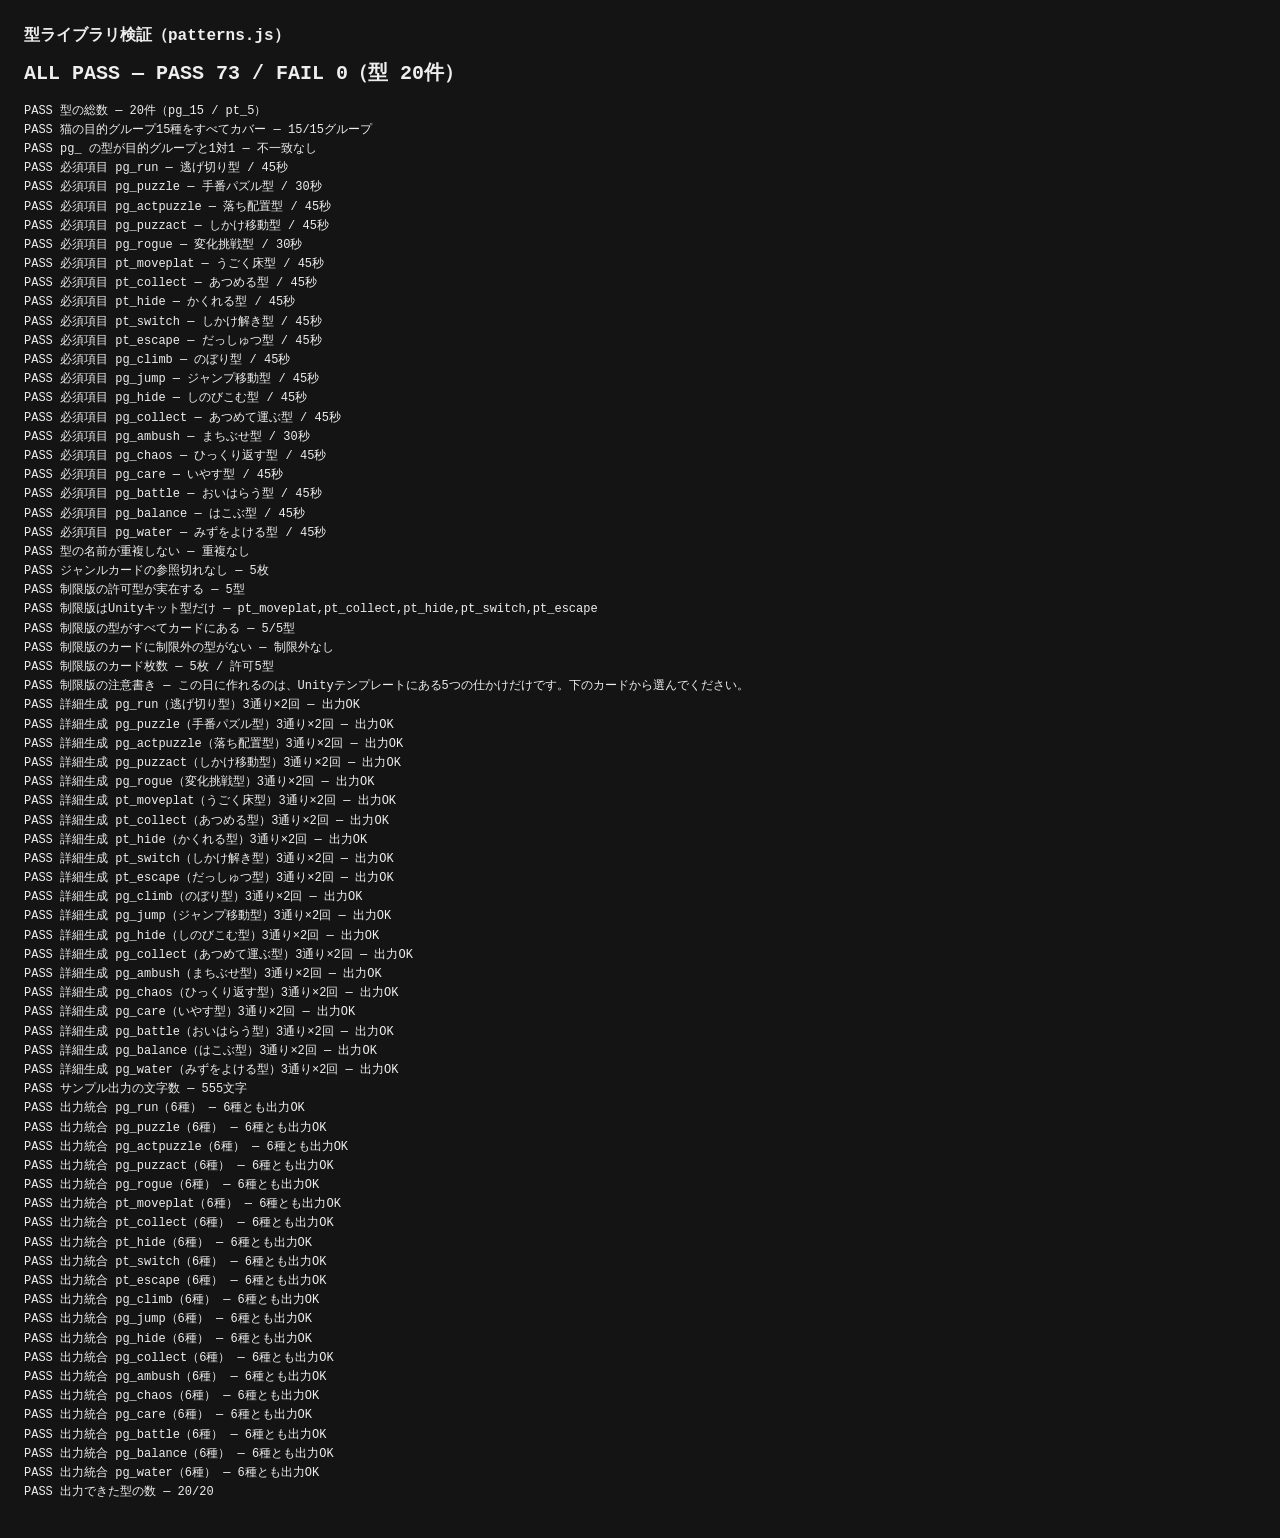
<file: tools/pattern_check.html>
<!DOCTYPE html>
<html lang="ja">
<head>
<meta charset="UTF-8">
<title>型ライブラリ検証 — CATGame_GEN</title>
<style>
body{font-family:monospace;background:#141414;color:#eee;padding:16px;line-height:1.6}
h1{font-size:16px;margin:0 0 8px}
#sum{font-size:20px;font-weight:bold;margin:8px 0}
#out{white-space:pre-wrap;font-size:12px}
.p{color:#7bd88f}.f{color:#ff7b7b}
</style>
</head>
<body>
<h1>型ライブラリ検証（patterns.js）</h1>
<div id="sum">RUNNING</div>
<pre id="out"></pre>
<script src="../assets/v1/data.js"></script>
<script src="../assets/v1/engine_code.js"></script>
<script src="../assets/v1/catart.js"></script>
<script src="../assets/v1/patterns.js"></script>
<script src="../assets/v1/prompts.js"></script>
<script>
(function(){
'use strict';
var lines = [], pass = 0, fail = 0;
function ok(name, cond, note){
  if(cond){ pass++; lines.push('PASS ' + name + (note ? ' — ' + note : '')); }
  else { fail++; lines.push('FAIL ' + name + (note ? ' — ' + note : '')); }
}
function hasText(v){ return typeof v === 'string' && v.replace(/\s/g, '').length > 0; }

var ids = Object.keys(CT.PATTERNS || {});
var pg = ids.filter(function(id){ return id.indexOf('pg_') === 0; });
var pt = ids.filter(function(id){ return id.indexOf('pt_') === 0; });
var groups = CT.PURPOSE_GROUPS || [];
var missingGroups = groups.filter(function(g){ return !CT.PATTERNS[g.id]; });
var unknownPg = pg.filter(function(id){ return !groups.some(function(g){ return g.id === id; }); });

ok('型の総数', ids.length === 20, ids.length + '件（pg_' + pg.length + ' / pt_' + pt.length + '）');
ok('猫の目的グループ15種をすべてカバー', missingGroups.length === 0,
   (groups.length - missingGroups.length) + '/' + groups.length + 'グループ');
ok('pg_ の型が目的グループと1対1', unknownPg.length === 0, unknownPg.join(',') || '不一致なし');

var labels = {};
ids.forEach(function(id){
  var p = CT.PATTERNS[id];
  ok('必須項目 ' + id,
     p && p.id === id && hasText(p.label) && hasText(p.brief) && hasText(p.lever) &&
     typeof p.dur === 'number' && isFinite(p.dur) && p.dur > 0 &&
     typeof p.detail === 'function',
     p ? (p.label + ' / ' + p.dur + '秒') : 'missing');
  if(p && p.label){ labels[p.label] = (labels[p.label] || 0) + 1; }
});
var dupLabels = Object.keys(labels).filter(function(k){ return labels[k] > 1; });
ok('型の名前が重複しない', dupLabels.length === 0, dupLabels.join(',') || '重複なし');

var hints = CT.GENRE_HINTS || [];
var purposes = (CT.PURPOSES || []).concat(CT.PURPOSES_HUMAN || []);
var hintProblems = [];
var hintIds = {};
hints.forEach(function(h){
  if(!h || !h.id || !h.label || !h.desc){ hintProblems.push('項目不足'); return; }
  if(hintIds[h.id]){ hintProblems.push('id重複:' + h.id); }
  hintIds[h.id] = true;
  if(!h.set || !h.set.purpose || !h.set.pattern){ hintProblems.push(h.id + ' の set が不足'); return; }
  if(!purposes.some(function(p){ return p.id === h.set.purpose; })){
    hintProblems.push(h.id + ' の目的IDが無い:' + h.set.purpose);
  }
  if(!CT.PATTERNS[h.set.pattern]){
    hintProblems.push(h.id + ' の型IDが無い:' + h.set.pattern);
  }
});
ok('ジャンルカードの参照切れなし', hintProblems.length === 0,
   hintProblems.length ? hintProblems.join(' / ') : hints.length + '枚');

var hintPatterns = {};
hints.forEach(function(h){ if(h && h.set && h.set.pattern){ hintPatterns[h.set.pattern] = true; } });
if(CT.LIMITED && CT.LIMITED.mode){
  var allowed = Array.isArray(CT.LIMITED.types) ? CT.LIMITED.types : [];
  var hinted = hints.map(function(h){ return h.set.pattern; });
  var missingAllowed = allowed.filter(function(id){ return hinted.indexOf(id) < 0; });
  var extraAllowed = hinted.filter(function(id){ return allowed.indexOf(id) < 0; });
  var unknownAllowed = allowed.filter(function(id){ return !CT.PATTERNS[id]; });
  ok('制限版の許可型が実在する', unknownAllowed.length === 0,
     unknownAllowed.length ? unknownAllowed.join(',') : allowed.length + '型');
  ok('制限版はUnityキット型だけ', allowed.every(function(id){ return id.indexOf('pt_') === 0; }),
     allowed.join(','));
  ok('制限版の型がすべてカードにある', missingAllowed.length === 0,
     missingAllowed.length ? missingAllowed.join(',') : allowed.length + '/' + allowed.length + '型');
  ok('制限版のカードに制限外の型がない', extraAllowed.length === 0,
     extraAllowed.length ? extraAllowed.join(',') : '制限外なし');
  ok('制限版のカード枚数', hints.length === allowed.length,
     hints.length + '枚 / 許可' + allowed.length + '型');
  ok('制限版の注意書き', hasText(CT.LIMITED.note), CT.LIMITED.note || '未記入');
} else {
  var uncoveredPg = pg.filter(function(id){ return !hintPatterns[id]; });
  ok('すべての pg_ 型がジャンルカードから選べる', uncoveredPg.length === 0,
     uncoveredPg.length ? uncoveredPg.join(',') : pg.length + '/' + pg.length + '型');
}

var consIds = ['c_time','c_count','c_space','c_phys','c_info'];
function plan(cons){
  return {
    centerVerb:'足場を選んで跳ぶ',
    subVerb:'フクレて追い払う',
    purpose:{id:'p_climb_tower', goal:'一番高いところに立つ'},
    cons:(cons || []).map(function(id){ return {def:{id:id}, num:30}; }),
    obstacles:['掃除機','水','犬'],
    dur:45
  };
}
var plans = [plan([]), {}, plan(consIds)];
ids.forEach(function(id){
  var p = CT.PATTERNS[id];
  var problems = [];
  plans.forEach(function(P, i){
    var a, b;
    try{ a = p.detail(P); b = p.detail(P); }
    catch(e){ problems.push('[' + i + '] 例外: ' + e.message); return; }
    if(typeof a !== 'string' || !a.trim()){ problems.push('[' + i + '] 空の出力'); return; }
    if(a !== b){ problems.push('[' + i + '] 同じ入力で出力が違う'); }
    if(/undefined|NaN|null/.test(a)){ problems.push('[' + i + '] 禁止語が出た'); }
    if(/\n\s*\n/.test(a)){ problems.push('[' + i + '] 空行が出た'); }
    if(a.indexOf('▼ レベル構造:') < 0){ problems.push('[' + i + '] 見出しがない'); }
    if(a.indexOf('・調整レバー:') < 0){ problems.push('[' + i + '] 調整レバーがない'); }
    if(i === 2 && a.indexOf('足場を選んで跳ぶ') < 0){ problems.push('[2] 中心アクションが出力にない'); }
  });
  ok('詳細生成 ' + id + '（' + (p.label || '?') + '）3通り×2回', problems.length === 0,
     problems.length ? problems.join(' / ') : '出力OK');
});

var sample = CT.PATTERNS.pg_climb ? CT.PATTERNS.pg_climb.detail(plan(consIds)) : '';
ok('サンプル出力の文字数', sample.length > 120, sample.length + '文字');

var stBase = {
  purpose:'p_climb_tower', action:'a_climb', variant:0,
  cons:[{id:'c_time',num:40},{id:'c_phys',num:2}],
  profile:{good:['good_climb'], bad:['bad_vacuum','bad_water'], feat:['feat_box'], target:['tg_cute']},
  subject:'sub_cat', dur:40
};
var webOk = 0;
ids.forEach(function(id){
  var st = JSON.parse(JSON.stringify(stBase));
  st.pattern = id;
  var out, p = CT.PATTERNS[id], problems = [];
  try{ out = CT.buildAll(st, null, []); }
  catch(e){ ok('出力統合 ' + id, false, '例外: ' + e.message); return; }
  ['plan','image','assets','web','unity','proposal'].forEach(function(k){
    var v = out[k];
    if(typeof v !== 'string' || !v.trim()){ problems.push(k + ' が空'); }
    else if(/undefined|NaN/.test(v)){ problems.push(k + ' に禁止語'); }
  });
  if(out.web.indexOf('【システム詳細（作り方の型: ' + p.label + '）】') < 0){
    problems.push('web に型名がない');
  }
  ok('出力統合 ' + id + '（6種）', problems.length === 0,
     problems.length ? problems.join(' / ') : '6種とも出力OK');
  if(problems.length === 0){ webOk++; }
});
ok('出力できた型の数', webOk === ids.length, webOk + '/' + ids.length);

document.getElementById('sum').textContent = (fail === 0 ? 'ALL PASS' : 'FAILあり') +
  ' — PASS ' + pass + ' / FAIL ' + fail + '（型 ' + ids.length + '件）';
document.getElementById('out').textContent = lines.join('\n');
window.__PATTERN_CHECK__ = {pass:pass, fail:fail, total:ids.length, lines:lines};
})();
</script>
</body>
</html>
</file>
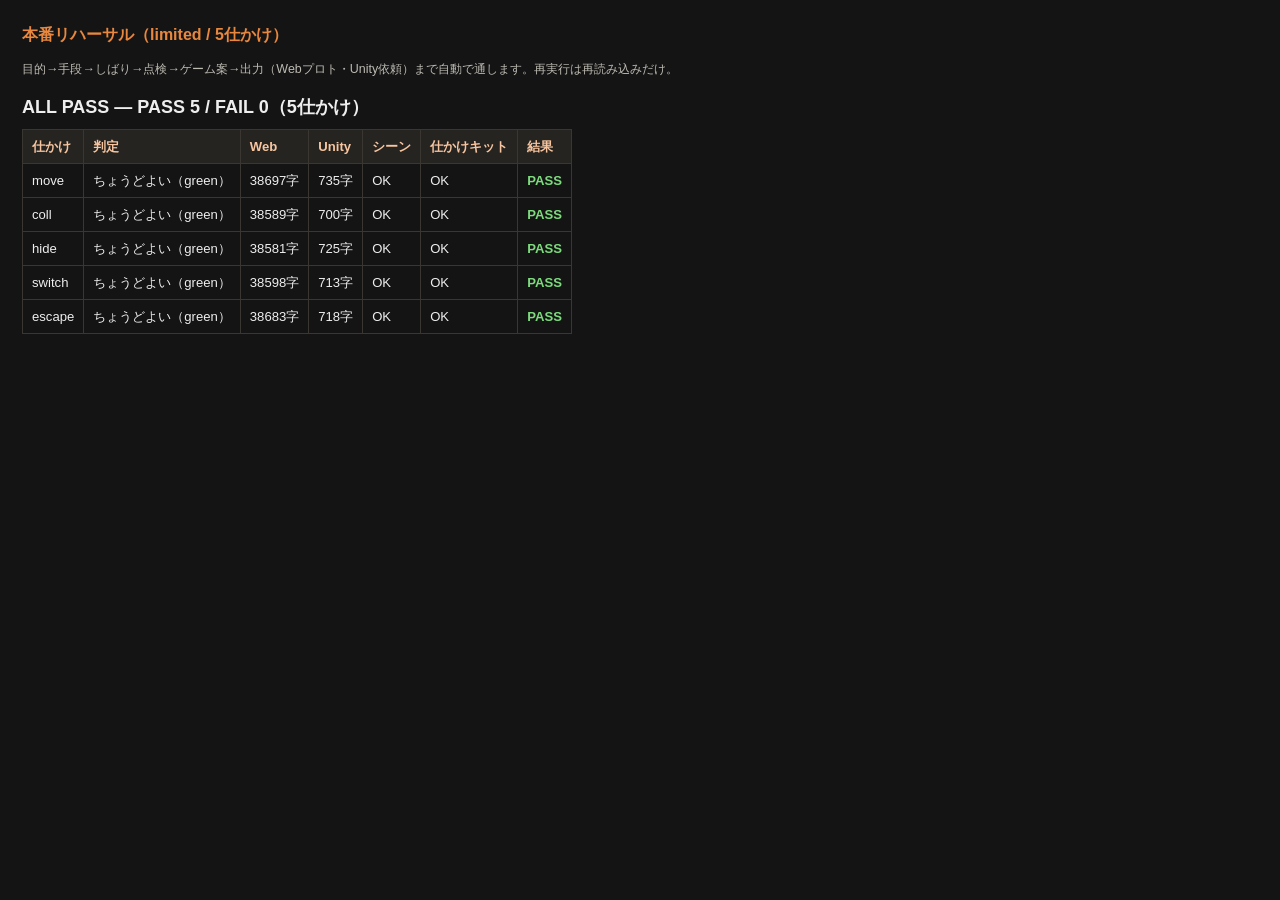
<file: tools/rehearsal_check.html>
<!DOCTYPE html>
<html lang="ja">
<head>
<meta charset="UTF-8">
<title>本番リハーサル — 制限版5仕かけ</title>
<style>
body{font-family:"Zen Kaku Gothic New","Yu Gothic",sans-serif;background:#141414;color:#eee;padding:14px;line-height:1.6}
h1{font-size:16px;margin:0 0 8px;color:#e8873d}
#sum{font-size:18px;font-weight:bold;margin:8px 0}
table{border-collapse:collapse;font-size:.82rem;margin-top:8px}
th,td{border:1px solid #3a3733;padding:6px 9px;vertical-align:top}
th{background:#262421;color:#f7c59f;text-align:left}
.p{color:#7ddb7d;font-weight:bold}.f{color:#ff7d7d;font-weight:bold}
.small{color:#bdbab2;font-size:.78rem}
#json{display:none}
</style>
</head>
<body>
<h1>本番リハーサル（limited / 5仕かけ）</h1>
<p class="small">目的→手段→しばり→点検→ゲーム案→出力（Webプロト・Unity依頼）まで自動で通します。再実行は再読み込みだけ。</p>
<div id="sum">RUNNING</div>
<table id="tbl"><thead><tr><th>仕かけ</th><th>判定</th><th>Web</th><th>Unity</th><th>シーン</th><th>仕かけキット</th><th>結果</th></tr></thead><tbody></tbody></table>
<pre id="json"></pre>
<iframe id="f" src="../index.html" style="display:none"></iframe>
<script>
(function(){
'use strict';
var cases = [
  {genre:'gh_kit_move',   pattern:'pt_moveplat', action:'a_climb',  scene:'SC_Base_Side',     kit:'Moving Platform', pack:'pk_timeob',  pages:1},
  {genre:'gh_kit_coll',   pattern:'pt_collect',  action:'a_pounce', scene:'SC_Base_Top',      kit:'Collectible',     pack:'pk_timeob',  pages:1},
  {genre:'gh_kit_hide',   pattern:'pt_hide',     action:'a_ambush', scene:'SC_Base_Top',      kit:'Hide Object',     pack:'pk_narcount',pages:1},
  {genre:'gh_kit_switch', pattern:'pt_switch',   action:'a_arrange',scene:'SC_Base_Top',      kit:'Switch',          pack:'pk_timeob',  pages:1},
  {genre:'gh_kit_escape', pattern:'pt_escape',   action:'a_climb',  scene:'SC_Base_Vertical', kit:'Hazard Area',     pack:'pk_timeob',  pages:1}
];
var f = document.getElementById('f');
var sum = document.getElementById('sum');
var tbody = document.querySelector('#tbl tbody');
var jsonOut = document.getElementById('json');

function waitLoad(){
  return new Promise(function(res){
    var done = false;
    function go(){ if(done) return; done = true; f.removeEventListener('load', go); res(); }
    f.addEventListener('load', go);
  });
}
function doc(){ return f.contentDocument; }
function q(sel){ return doc().querySelector(sel); }
function click(sel){
  var el = q(sel);
  if(!el){ throw new Error('ボタンが見つからない: ' + sel); }
  el.click();
}
function text(sel){ var el = q(sel); return el ? el.textContent : ''; }
async function reset(){
  try{ f.contentWindow.localStorage.setItem('catgame.v1', JSON.stringify({step:'purpose'})); }
  catch(e){ throw new Error('localStorage: ' + e.message); }
  var p = waitLoad();
  f.contentWindow.location.reload();
  await p;
}
async function runCase(c){
  var res = {genre:c.genre, pattern:c.pattern, ok:false, errors:[]};
  try{
    await reset();
    if(!q('[data-genre="' + c.genre + '"]')){ throw new Error('ジャンルカードがない'); }
    click('[data-genre="' + c.genre + '"]');
    click('[data-pick="action"][data-id="' + c.action + '"]');
    click('[data-variant="0"]');
    click('[data-go="cons"]');
    for(var pi=0; pi<(c.pages||1); pi++){ click('[data-packpage]'); }
    click('[data-pack="' + c.pack + '"]');
    click('[data-go="check"]');
    if(q('[data-emsok]')){ click('[data-emsok]'); }
    res.verdict = text('.verdict').trim();
    res.reason = text('.reason').trim();
    if(!q('[data-go="plan"]')){ throw new Error('ゲーム案へ進めない'); }
    click('[data-go="plan"]');
    res.plan = (q('.oneline') ? q('.oneline').textContent : '').trim();
    click('[data-go="out"]');
    click('[data-tab="web"]');
    res.web = text('pre.out');
    click('[data-tab="unity"]');
    res.unity = text('pre.out');
    res.webLen = res.web.length;
    res.unityLen = res.unity.length;
    res.checks = {
      systemDetail: res.web.indexOf('【システム詳細（作り方の型:') >= 0,
      scene: res.web.indexOf(c.scene) >= 0,
      kit: res.web.indexOf(c.kit) >= 0,
      unityScene: res.unity.indexOf(c.scene) >= 0,
      unityKit: res.unity.indexOf(c.kit) >= 0,
      noBad: !/undefined|NaN/.test(res.web) && !/undefined|NaN/.test(res.unity),
      verdictOk: res.verdict.length > 0
    };
    res.ok = Object.keys(res.checks).every(function(k){ return res.checks[k]; });
    if(!res.ok){ res.errors.push('チェック失敗: ' + JSON.stringify(res.checks)); }
  }catch(e){ res.errors.push(e.message); }
  return res;
}
function row(r, c){
  var tr = document.createElement('tr');
  var cells = [
    c.genre.replace('gh_kit_', ''),
    r.verdict || '-',
    (r.webLen || 0) + '字',
    (r.unityLen || 0) + '字',
    r.checks && r.checks.unityScene ? 'OK' : 'NG',
    r.checks && r.checks.unityKit ? 'OK' : 'NG',
    r.ok ? '<span class="p">PASS</span>' : '<span class="f">FAIL</span>'
  ];
  cells.forEach(function(v, i){
    var td = document.createElement('td');
    td.innerHTML = v;
    if(i === 6 && !r.ok && r.errors.length){ td.title = r.errors.join(' / '); }
    tr.appendChild(td);
  });
  tbody.appendChild(tr);
}
(async function(){
  var results = [];
  for(var i=0;i<cases.length;i++){
    sum.textContent = 'RUNNING ' + (i+1) + '/' + cases.length + ' — ' + cases[i].genre;
    results.push(await runCase(cases[i]));
    row(results[i], cases[i]);
  }
  var pass = results.filter(function(r){ return r.ok; }).length;
  sum.textContent = (pass === results.length ? 'ALL PASS' : 'FAILあり') + ' — PASS ' + pass + ' / FAIL ' + (results.length-pass) + '（5仕かけ）';
  jsonOut.textContent = JSON.stringify(results);
  window.__REHEARSAL__ = results;
})();
})();
</script>
</body>
</html>
</file>
<file: assets/v1/style.css>
/* CATGame_GEN v0.3.0 — 画面。1画面1つのこと。わからないで進める。戻れる。保存される。 */
:root{
  --bg:#141414; --panel:#1e1d1b; --panel2:#262421; --line:#3a3733;
  --ink:#f2f0eb; --sub:#bdbab2; --accent:#e8873d; --accent2:#f7c59f;
  --green:#7ddb7d; --yellow:#f0e3a8; --red:#ff9d9d;
}
*{box-sizing:border-box}
body{margin:0;background:var(--bg);color:var(--ink);
  font-family:"Zen Kaku Gothic New","Hiragino Kaku Gothic ProN","Yu Gothic",sans-serif;line-height:1.7}
button{font-family:inherit}
.bar{position:sticky;top:0;background:rgba(20,20,20,.94);border-bottom:1px solid var(--line);z-index:5}
.bar-in{max-width:960px;margin:0 auto;display:flex;align-items:center;justify-content:space-between;padding:10px 16px;gap:12px;flex-wrap:wrap}
.wordmark{display:flex;flex-direction:column;text-decoration:none;color:var(--ink)}
.wm-main{font-weight:900;letter-spacing:.04em}
.wm-main .slash{color:var(--accent)}
.wm-sub{font-size:.72rem;color:var(--sub)}
.bar-right{display:flex;align-items:center;gap:8px}
.ver{display:inline-block;padding:4px 12px;border:1px solid var(--line);border-radius:999px;font-size:.72rem;color:var(--sub)}
.icon-btn{background:none;border:1px solid var(--line);color:var(--sub);border-radius:8px;padding:6px 12px;cursor:pointer;font-size:.78rem}
.icon-btn:hover{border-color:var(--accent);color:var(--ink)}
/* 役割バー（いま誰の番） */
.rolebar{max-width:960px;margin:10px auto 0;padding:0 16px}
.rolebar-in{background:var(--panel2);border:1px solid var(--line);border-radius:10px;padding:8px 14px;font-size:.8rem;color:var(--sub);display:flex;gap:14px;flex-wrap:wrap}
.rolebar-in b{color:var(--accent2);font-weight:600}
.shell{max-width:960px;margin:0 auto;padding:18px 16px 60px;display:flex;gap:18px}
.rail{width:170px;flex:none}
.rail button{display:flex;width:100%;gap:8px;align-items:baseline;background:none;border:none;border-left:3px solid var(--line);
  color:var(--sub);padding:7px 10px;text-align:left;cursor:pointer;font-size:.82rem}
.rail button .n{font-family:monospace;font-size:.72rem}
.rail button.on{border-left-color:var(--accent);color:var(--ink);font-weight:700}
.rail button.done{color:var(--green)}
.rail button:disabled{opacity:.4;cursor:not-allowed}
.app{flex:1;min-width:0}
.card{background:var(--panel);border:1px solid var(--line);border-radius:14px;padding:22px 24px;margin-bottom:16px}
.eyebrow{font-size:.72rem;letter-spacing:.14em;color:var(--accent);margin-bottom:6px}
h2.step{margin:0 0 8px;font-size:1.3rem;font-weight:900;letter-spacing:.02em}
p.lead{margin:0 0 14px;color:var(--sub);font-size:.9rem}
.chips{display:flex;flex-wrap:wrap;gap:8px}
.chip{border:1px solid var(--line);background:var(--panel2);color:var(--ink);border-radius:999px;padding:7px 14px;cursor:pointer;font-size:.85rem}
.chip:hover{border-color:var(--accent)}
.chip.on{background:var(--accent);border-color:var(--accent);color:#1a1208;font-weight:700}
.chip.small{padding:4px 10px;font-size:.76rem}
.limited-note{margin:14px 0 2px;padding:10px 12px;border-left:3px solid var(--accent);background:var(--panel2);border-radius:0 8px 8px 0;color:var(--accent2);font-size:.86rem}
.genre-more{margin-top:8px}
.genre-more summary{cursor:pointer;color:var(--sub);font-size:.8rem;padding:5px 0;width:max-content}
.genre-more summary:hover{color:var(--accent2)}
.genre-more[open] summary{margin-bottom:8px}
.lbl{margin:16px 0 8px;font-size:.85rem;color:var(--accent2);font-weight:700}
.lbl:first-child{margin-top:0}
input[type=text],input[type=number]{background:var(--panel2);border:1px solid var(--line);border-radius:8px;color:var(--ink);
  padding:9px 12px;font-size:.95rem;width:100%;font-family:inherit}
input:focus{outline:2px solid var(--accent);outline-offset:1px}
.cons-row{display:flex;gap:10px;align-items:center;margin-bottom:8px;flex-wrap:wrap}
.cons-row .cname{min-width:52px;font-size:.85rem}
.cons-row .ctpl{flex:1;min-width:200px;font-size:.85rem;color:var(--sub)}
.cons-row input{width:110px}
.cons-row .unit{font-size:.8rem;color:var(--sub);min-width:34px}
.cons-row .del{background:none;border:1px solid var(--line);border-radius:6px;color:var(--sub);cursor:pointer;padding:4px 8px}
.verdict{border-radius:12px;padding:18px 20px;font-size:1.05rem;font-weight:900;letter-spacing:.04em}
.verdict.green{background:#17301c;color:var(--green);border:1px solid #2c5c38}
.verdict.yellow{background:#3a331a;color:var(--yellow);border:1px solid #6b5c2c}
.verdict.red{background:#38191a;color:var(--red);border:1px solid #6b2c2c}
.verdict.empty{background:var(--panel2);color:var(--sub);border:1px solid var(--line)}
.reason{margin:12px 0 4px;font-size:.92rem}
.fixes{margin:6px 0 0;padding-left:1.2em;color:var(--accent2);font-size:.85rem}
.oneline{background:var(--panel2);border-left:4px solid var(--accent);border-radius:8px;padding:12px 16px;font-size:1.02rem;font-weight:700;margin:12px 0}
.agree{background:var(--panel2);border:1px dashed var(--line);border-radius:10px;padding:12px 16px;margin-top:16px;font-size:.85rem;color:var(--sub)}
.agree label{display:flex;gap:8px;align-items:center;cursor:pointer}
.agree input{width:auto}
.agree textarea,.agree input[type=text]{margin-top:8px}
textarea{background:var(--panel2);border:1px solid var(--line);border-radius:8px;color:var(--ink);padding:9px 12px;font-size:.9rem;width:100%;font-family:inherit;min-height:64px}
.nav{display:flex;justify-content:space-between;gap:10px;margin-top:18px}
.btn{background:var(--accent);border:none;color:#1a1208;font-weight:900;border-radius:10px;padding:11px 22px;cursor:pointer;font-size:.92rem;letter-spacing:.03em}
.btn.ghost{background:none;border:1px solid var(--line);color:var(--sub);font-weight:400}
.btn:hover{filter:brightness(1.1)}
.outtabs{display:flex;gap:6px;flex-wrap:wrap;margin-bottom:10px}
.outtabs .chip{font-family:monospace}
.outmeta{font-size:.75rem;color:var(--sub);margin-bottom:6px}
pre.out{background:#0e0e0d;border:1px solid var(--line);border-radius:10px;padding:14px;overflow:auto;max-height:340px;font-size:.74rem;line-height:1.55;white-space:pre-wrap;word-break:break-all}
canvas.preview{background:#0e0e0d;border:1px solid var(--line);border-radius:10px;display:block;margin:10px auto}
.foot{max-width:960px;margin:0 auto;padding:16px;color:var(--sub);font-size:.72rem;border-top:1px solid var(--line)}
.toast{position:fixed;left:50%;bottom:24px;transform:translateX(-50%) translateY(80px);background:var(--accent);color:#1a1208;
  font-weight:700;border-radius:999px;padding:10px 22px;opacity:0;transition:.25s;z-index:9}
.toast.on{opacity:1;transform:translateX(-50%) translateY(0)}
a{color:var(--accent2)}
@media(max-width:720px){ .shell{flex-direction:column} .rail{width:100%;display:flex;overflow-x:auto;gap:2px}
  .rail button{border-left:none;border-bottom:3px solid var(--line);white-space:nowrap} .rail button.on{border-bottom-color:var(--accent)} }
@media(prefers-reduced-motion:reduce){ *{transition:none!important;animation:none!important} }
/* --- v0.3.0 追加: しばりパック・ゲーム性チェック・柄バリエーション --- */
.packgrid{display:grid;grid-template-columns:repeat(auto-fill,minmax(210px,1fr));gap:10px}
.packbtn{display:flex;flex-direction:column;gap:4px;text-align:left;background:var(--panel2);border:1px solid var(--line);
  border-radius:10px;padding:12px 14px;cursor:pointer;color:var(--ink)}
.packbtn:hover{border-color:var(--accent)}
.packbtn.on{border-color:var(--accent);background:#31281c}
.packbtn b{font-size:.86rem;color:var(--accent2);font-weight:700}
.packbtn span{font-size:.8rem;color:var(--sub);line-height:1.6}
.checkrow{display:flex;gap:12px;align-items:baseline;padding:9px 0;border-bottom:1px dashed var(--line)}
.checkrow .ax{min-width:96px;font-weight:700;font-size:.9rem}
.checkrow .mark{font-weight:900;font-size:1.1rem}
.checkrow .mark.m◎{color:var(--green)} .checkrow .mark.m○{color:var(--yellow)} .checkrow .mark.m△{color:var(--red)}
.checkrow .cm{color:var(--sub);font-size:.84rem}
.coatgrid{display:grid;grid-template-columns:repeat(auto-fill,minmax(110px,1fr));gap:8px}
.coatcard{display:flex;flex-direction:column;align-items:center;gap:2px;background:var(--panel2);border:1px solid var(--line);
  border-radius:10px;padding:6px;cursor:pointer;color:var(--sub);font-size:.72rem}
.coatcard:hover{border-color:var(--accent)}
.coatcard.on{border-color:var(--accent);color:var(--ink)}
.coatcard canvas{width:84px;height:auto}
.emsblock{background:var(--panel2);border:1px solid var(--line);border-radius:10px;padding:12px 16px;margin:10px 0}
.emsrow{padding:5px 0;font-size:.92rem;border-bottom:1px dashed var(--line)}
.emsrow:last-child{border-bottom:none}
.emstag{display:inline-block;min-width:112px;color:var(--accent2);font-weight:700;font-size:.8rem}
</file>
